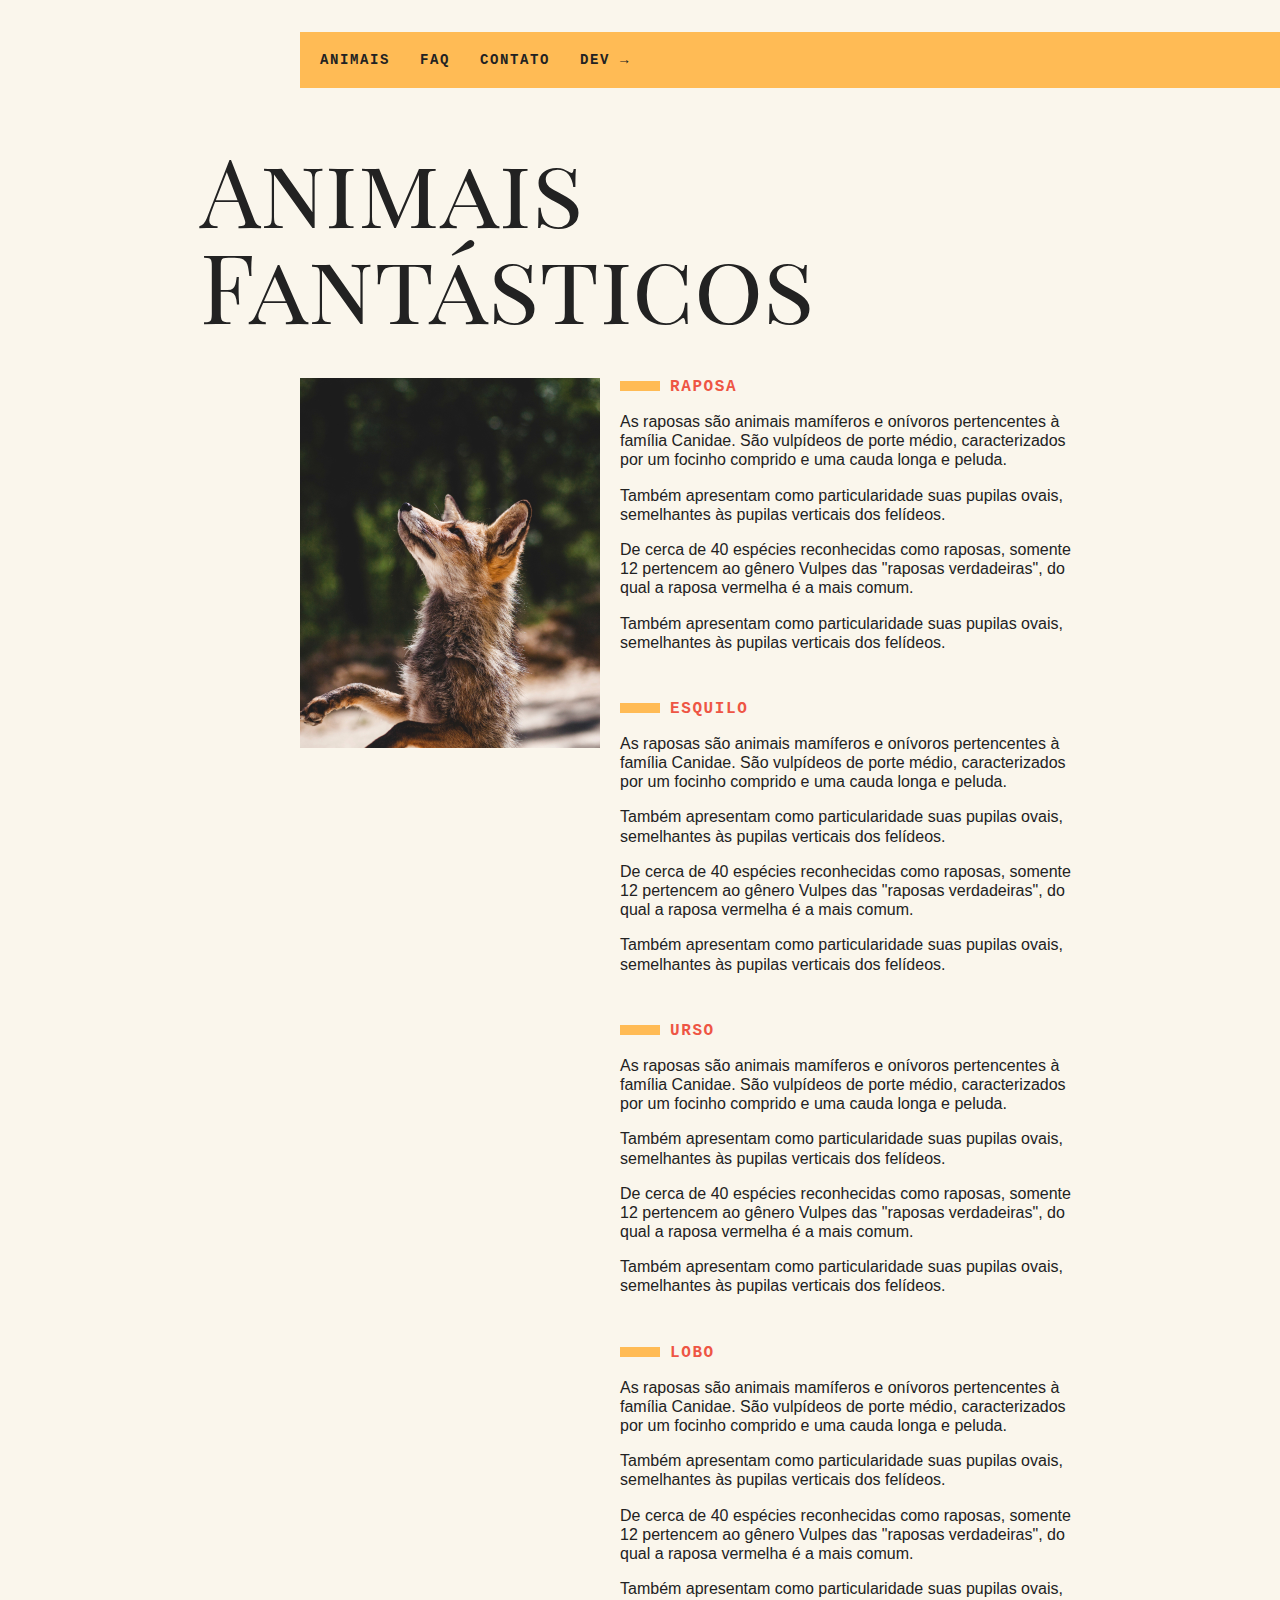
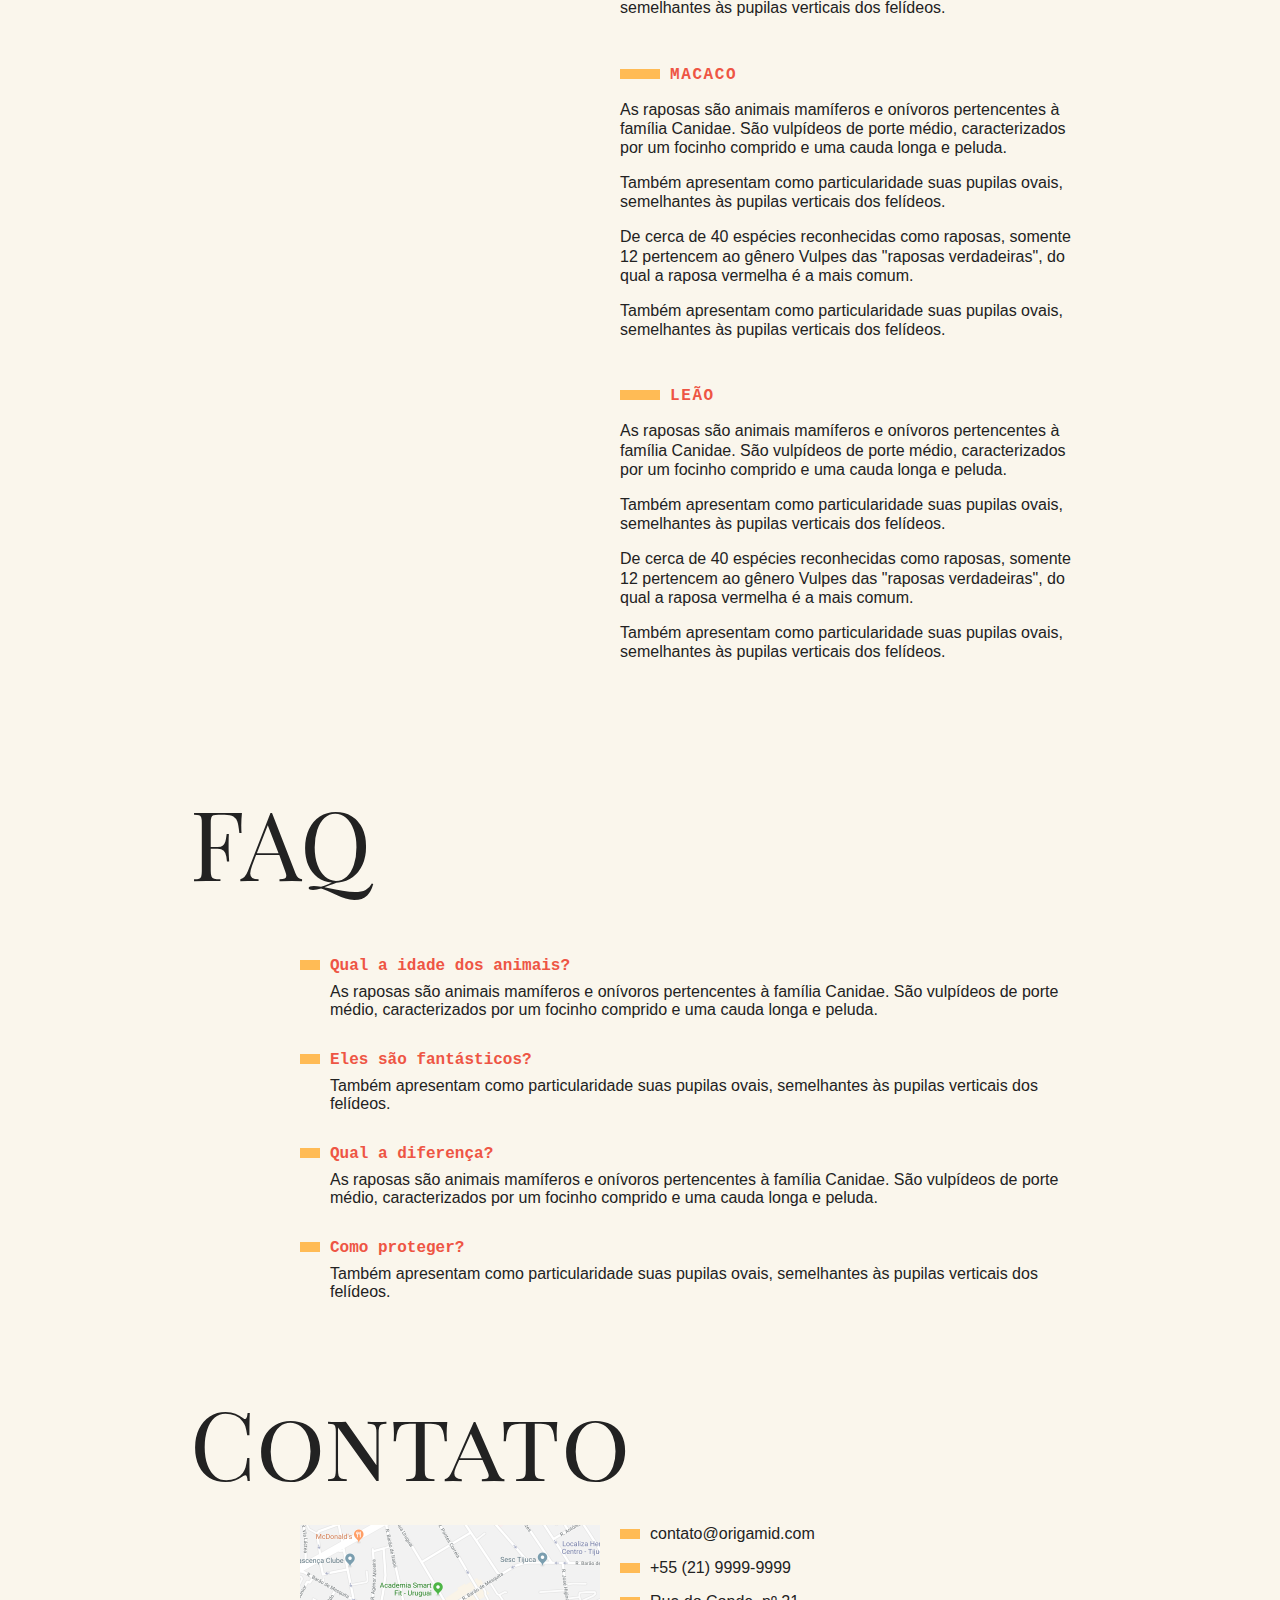
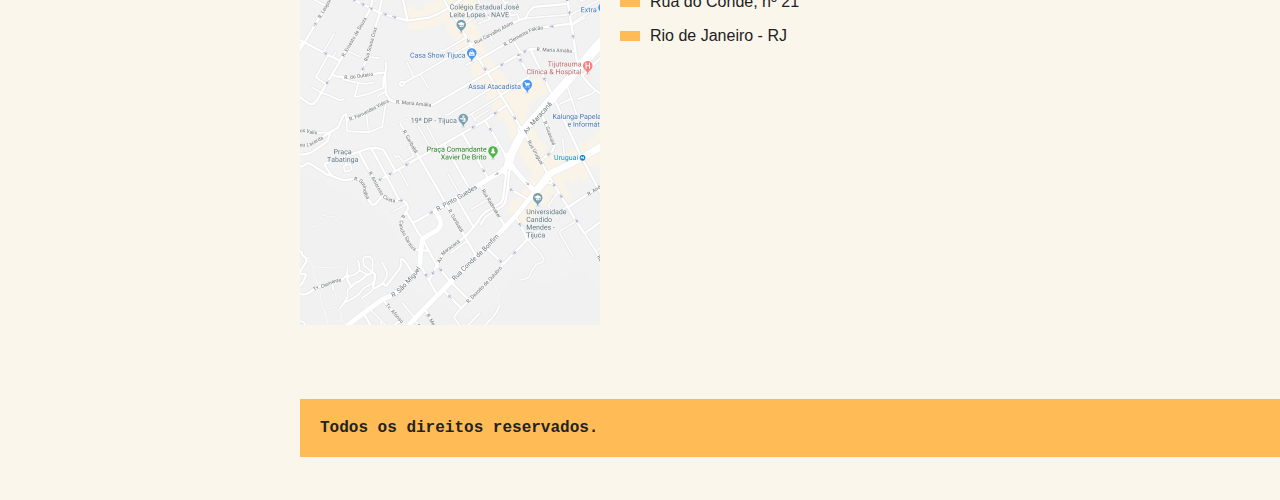
<file: 02-selecao_de_elementos/index.html>
<!DOCTYPE html>
<html>
<head>
  <meta charset="utf-8" />
  <meta http-equiv="X-UA-Compatible" content="IE=edge">
  <title>Animais Fantásticos</title>
  <meta name="viewport" content="width=device-width, initial-scale=1">
  <link href="https://fonts.googleapis.com/css?family=Playfair+Display+SC" rel="stylesheet">
  <link rel="stylesheet" type="text/css" href="css/style.css" />
</head>
<body>
  <nav class="menu">
    <ul>
      <li><a href="#animais">Animais</a></li>
      <li><a href="#faq">Faq</a></li>
      <li><a href="#contato">Contato</a></li>
      <li><a href="https://www.origamid.com/">Dev →</a></li>
    </ul>
  </nav>
  <section class="grid-section animais" id="animais">
    <h1 class="titulo">Animais Fantásticos</h1>
    <ul class="animais-lista">
      <li>
        <img src="img/imagem1.jpg">
      </li>
      <li>
        <img src="img/imagem2.jpg">
      </li>
      <li>
        <img src="img/imagem3.jpg">
      </li>
      <li>
        <img src="img/imagem4.jpg">
      </li>
      <li>
        <img src="img/imagem5.jpg">
      </li>
      <li>
        <img src="img/imagem6.jpg">
      </li>
    </ul>
    <div class="animais-descricao">
      <section>
        <h2>Raposa</h2>
        <p>As raposas são animais mamíferos e onívoros pertencentes à família Canidae. São vulpídeos de porte médio, caracterizados
          por um focinho comprido e uma cauda longa e peluda.</p>
        <p>Também apresentam como particularidade suas pupilas ovais, semelhantes às pupilas verticais dos felídeos.</p>
        <p>De cerca de 40 espécies reconhecidas como raposas, somente 12 pertencem ao gênero Vulpes das "raposas verdadeiras", do
          qual a raposa vermelha é a mais comum.</p>
        <p>Também apresentam como particularidade suas pupilas ovais, semelhantes às pupilas verticais dos felídeos.</p>
      </section>
      
      <section>
        <h2>Esquilo</h2>
        <p>As raposas são animais mamíferos e onívoros pertencentes à família Canidae. São vulpídeos de porte médio, caracterizados
          por um focinho comprido e uma cauda longa e peluda.</p>
        <p>Também apresentam como particularidade suas pupilas ovais, semelhantes às pupilas verticais dos felídeos.</p>
        <p>De cerca de 40 espécies reconhecidas como raposas, somente 12 pertencem ao gênero Vulpes das "raposas verdadeiras", do
          qual a raposa vermelha é a mais comum.</p>
        <p>Também apresentam como particularidade suas pupilas ovais, semelhantes às pupilas verticais dos felídeos.</p>
      </section>
      <section>
        <h2>Urso</h2>
        <p>As raposas são animais mamíferos e onívoros pertencentes à família Canidae. São vulpídeos de porte médio, caracterizados
          por um focinho comprido e uma cauda longa e peluda.</p>
        <p>Também apresentam como particularidade suas pupilas ovais, semelhantes às pupilas verticais dos felídeos.</p>
        <p>De cerca de 40 espécies reconhecidas como raposas, somente 12 pertencem ao gênero Vulpes das "raposas verdadeiras", do
          qual a raposa vermelha é a mais comum.</p>
        <p>Também apresentam como particularidade suas pupilas ovais, semelhantes às pupilas verticais dos felídeos.</p>
      </section>
      <section>
        <h2>Lobo</h2>
        <p>As raposas são animais mamíferos e onívoros pertencentes à família Canidae. São vulpídeos de porte médio, caracterizados
          por um focinho comprido e uma cauda longa e peluda.</p>
        <p>Também apresentam como particularidade suas pupilas ovais, semelhantes às pupilas verticais dos felídeos.</p>
        <p>De cerca de 40 espécies reconhecidas como raposas, somente 12 pertencem ao gênero Vulpes das "raposas verdadeiras", do
          qual a raposa vermelha é a mais comum.</p>
        <p>Também apresentam como particularidade suas pupilas ovais, semelhantes às pupilas verticais dos felídeos.</p>
      </section>
      <section>
        <h2>Macaco</h2>
        <p>As raposas são animais mamíferos e onívoros pertencentes à família Canidae. São vulpídeos de porte médio, caracterizados
          por um focinho comprido e uma cauda longa e peluda.</p>
        <p>Também apresentam como particularidade suas pupilas ovais, semelhantes às pupilas verticais dos felídeos.</p>
        <p>De cerca de 40 espécies reconhecidas como raposas, somente 12 pertencem ao gênero Vulpes das "raposas verdadeiras", do
          qual a raposa vermelha é a mais comum.</p>
        <p>Também apresentam como particularidade suas pupilas ovais, semelhantes às pupilas verticais dos felídeos.</p>
      </section>
      <section>
        <h2>Leão</h2>
        <p>As raposas são animais mamíferos e onívoros pertencentes à família Canidae. São vulpídeos de porte médio, caracterizados
          por um focinho comprido e uma cauda longa e peluda.</p>
        <p>Também apresentam como particularidade suas pupilas ovais, semelhantes às pupilas verticais dos felídeos.</p>
        <p>De cerca de 40 espécies reconhecidas como raposas, somente 12 pertencem ao gênero Vulpes das "raposas verdadeiras", do
          qual a raposa vermelha é a mais comum.</p>
        <p>Também apresentam como particularidade suas pupilas ovais, semelhantes às pupilas verticais dos felídeos.</p>
      </section>
    </div>
  </section>

  <section class="grid-section faq" id="faq">
    <h1 class="titulo">FAQ</h1>
    <dl class="faq-lista">
      <dt>Qual a idade dos animais?</dt>
      <dd>As raposas são animais mamíferos e onívoros pertencentes à família Canidae. São vulpídeos de porte médio, caracterizados por um focinho comprido e uma cauda longa e peluda.</dd>
      <dt>Eles são fantásticos?</dt>
      <dd>Também apresentam como particularidade suas pupilas ovais, semelhantes às pupilas verticais dos felídeos.</dd>
      <dt>Qual a diferença?</dt>
      <dd>As raposas são animais mamíferos e onívoros pertencentes à família Canidae. São vulpídeos de porte médio, caracterizados por um focinho comprido e uma cauda longa e peluda.</dd>
      <dt>Como proteger?</dt>
      <dd>Também apresentam como particularidade suas pupilas ovais, semelhantes às pupilas verticais dos felídeos.</dd>
    </dl>
  </section>

  <section class="grid-section contato" id="contato">
    <h1 class="titulo">Contato</h1>
    <div class="mapa">
      <img src="img/mapa.png">
    </div>
    <ul class="dados">
      <li>contato@origamid.com</li>
      <li>+55 (21) 9999-9999</li>
      <li>Rua do Conde, nº 21</li>
      <li>Rio de Janeiro - RJ</li>
    </ul>
  </section>

  <footer class="copy">
    <p>Todos os direitos reservados.</p>
  </footer>

  <script src="script.js"></script>  
  <script src="script-aula.js"></script>
</body>
</html>
</file>
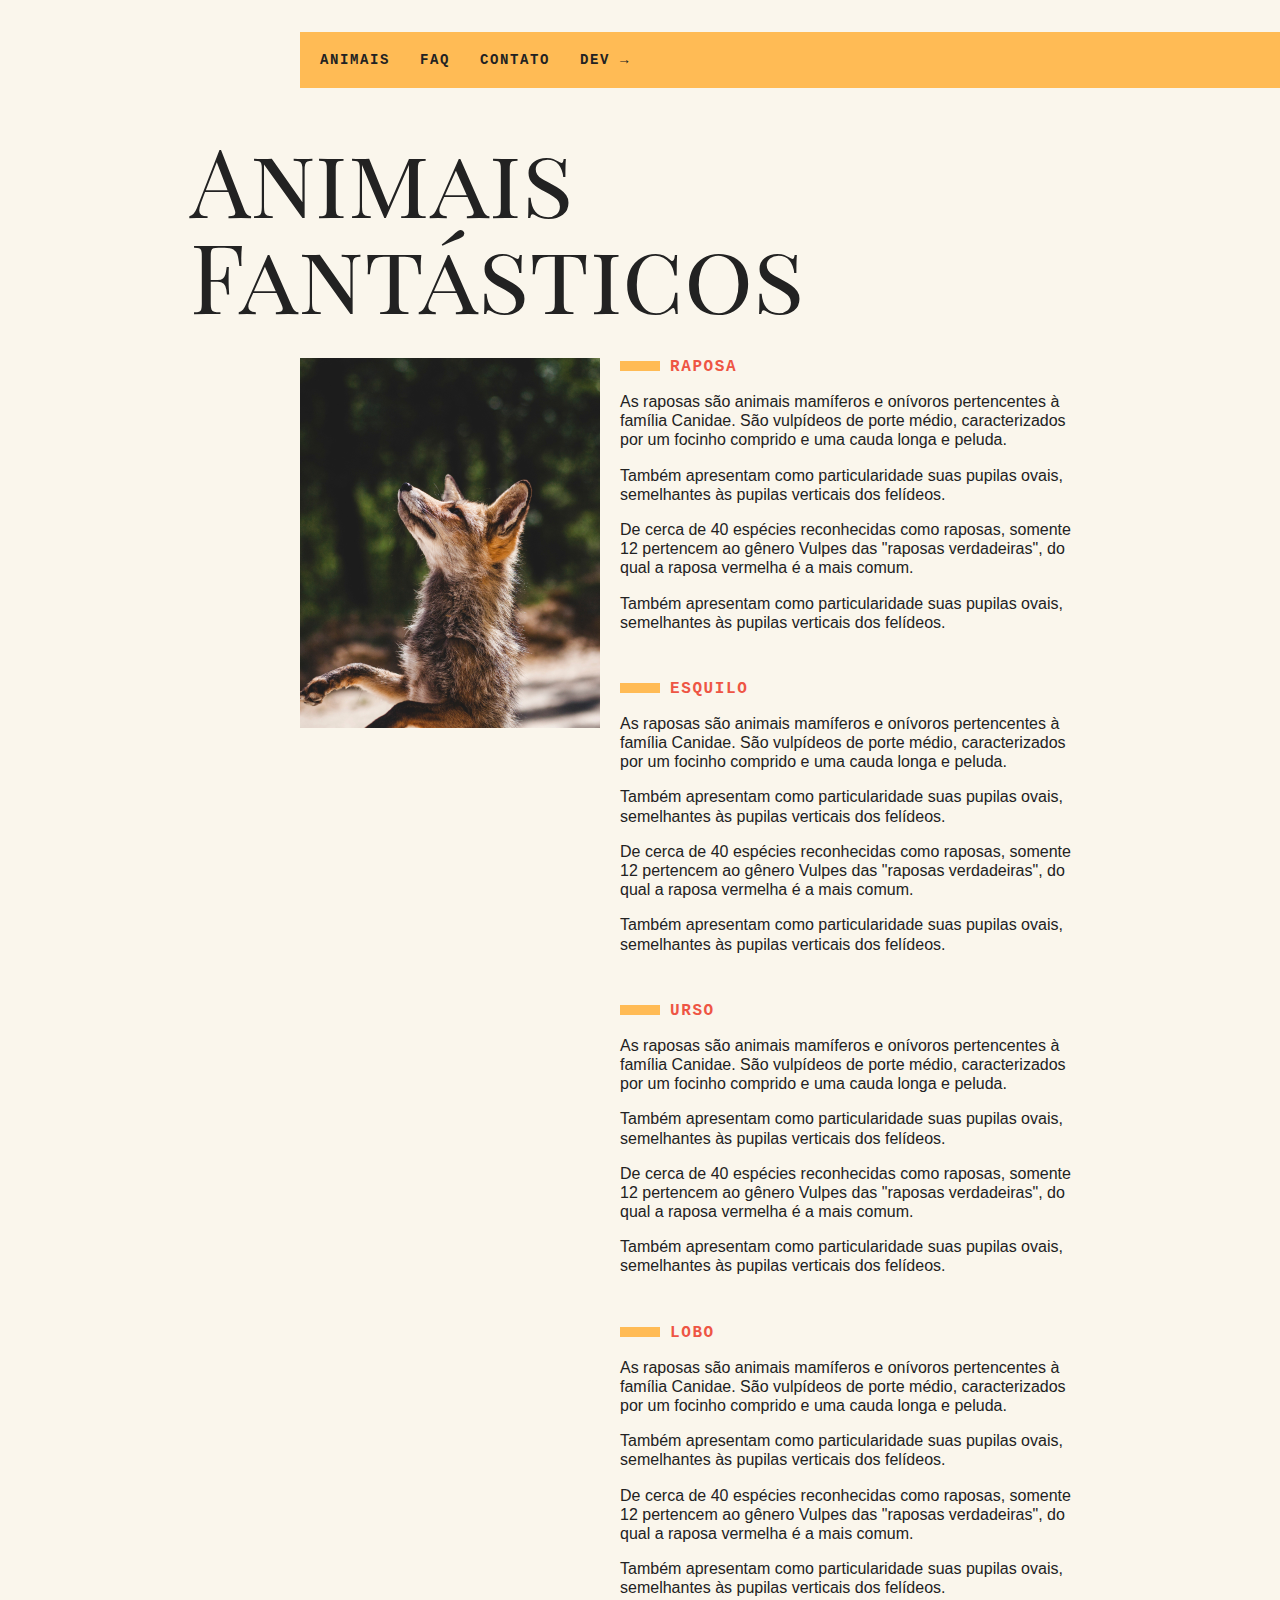
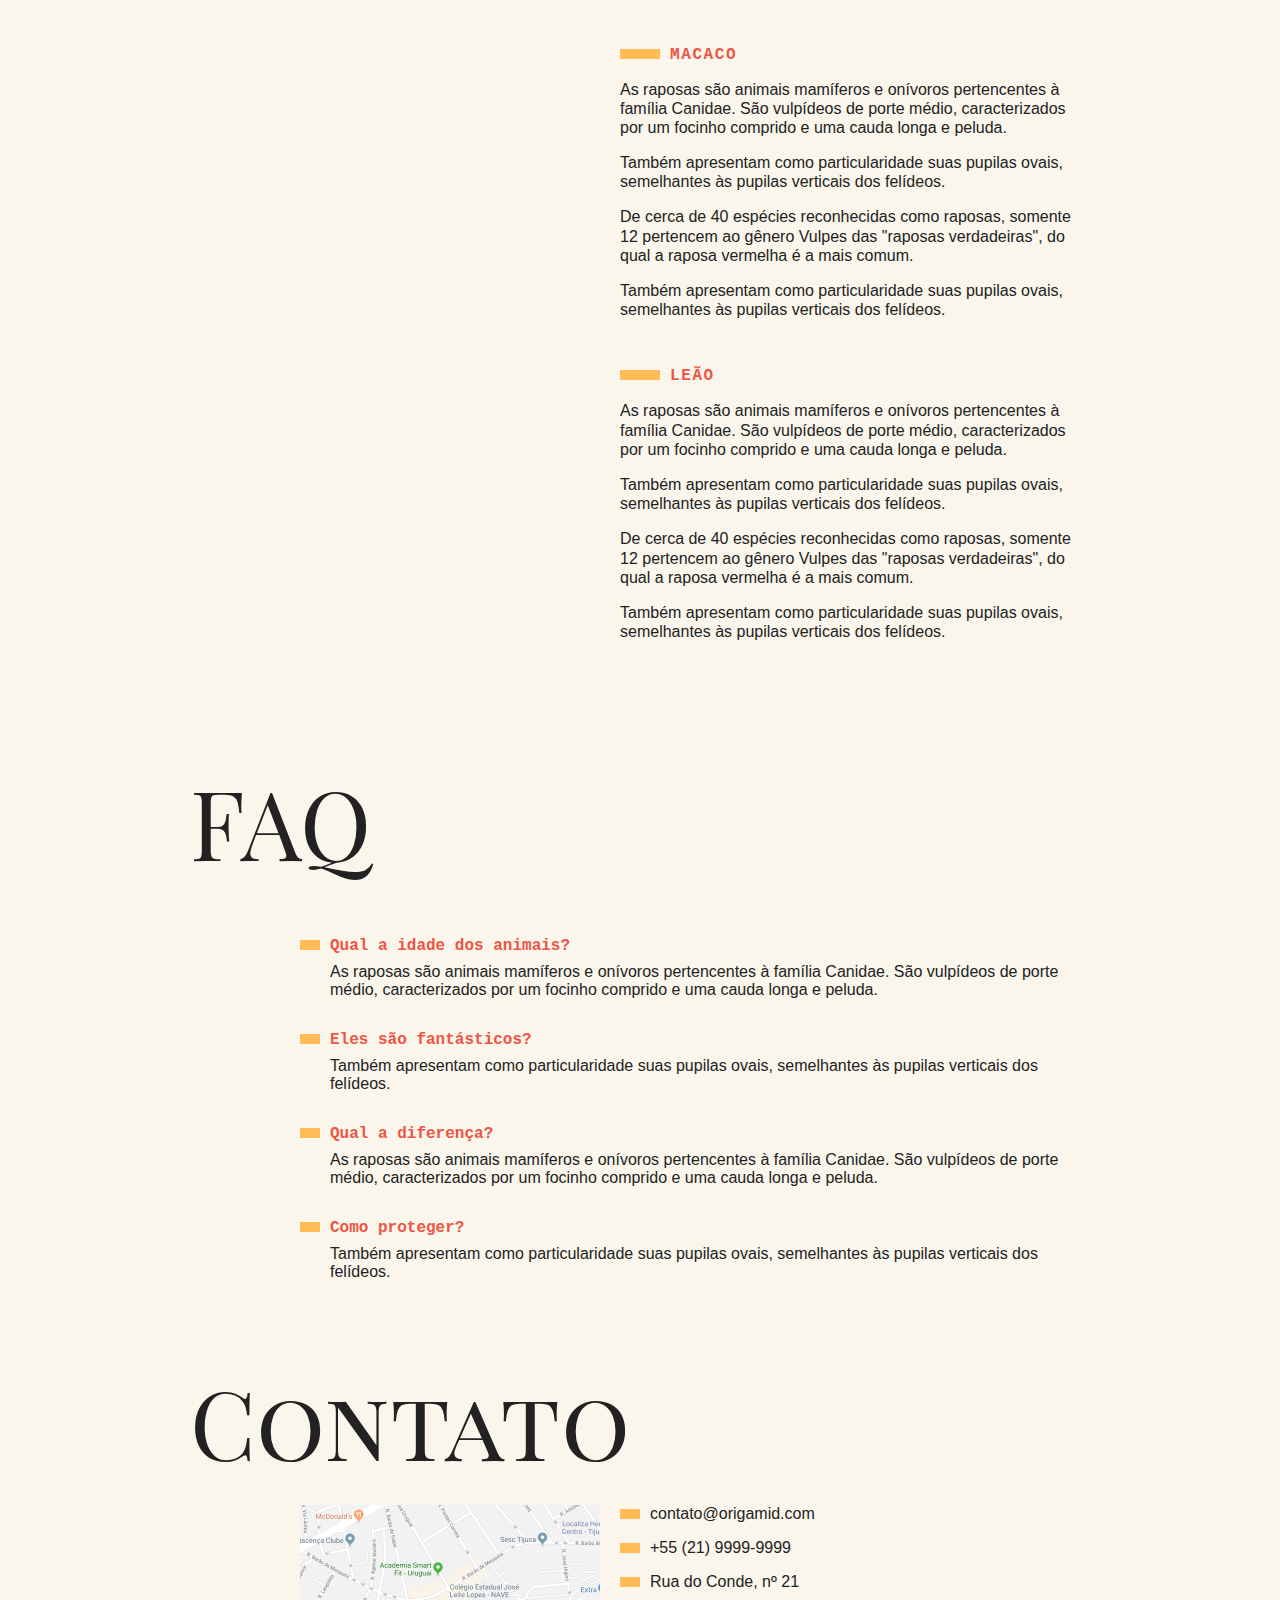
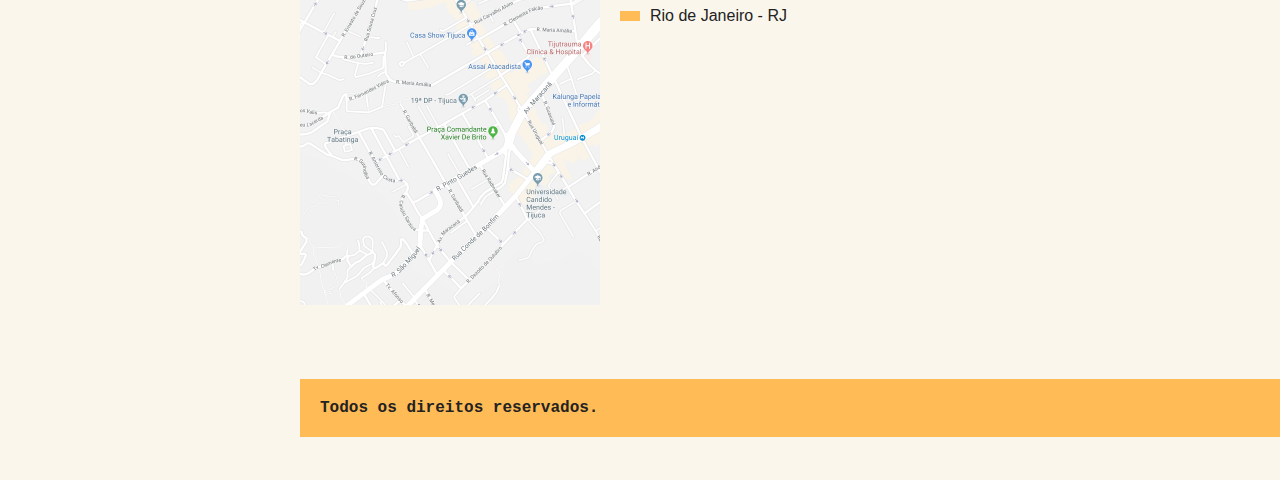
<file: 03-forEach_e_arrow_function/index.html>
<!DOCTYPE html>
<html>
<head>
  <meta charset="utf-8" />
  <meta http-equiv="X-UA-Compatible" content="IE=edge">
  <title>Animais Fantásticos</title>
  <meta name="viewport" content="width=device-width, initial-scale=1">
  <link href="https://fonts.googleapis.com/css?family=Playfair+Display+SC" rel="stylesheet">
  <link rel="stylesheet" type="text/css" href="css/style.css" />
</head>
<body>
  <nav class="menu">
    <ul>
      <li><a href="#animais">Animais</a></li>
      <li><a href="#faq">Faq</a></li>
      <li><a href="#contato">Contato</a></li>
      <li><a href="https://www.origamid.com/">Dev →</a></li>
    </ul>
  </nav>
  <section class="grid-section animais" id="animais">
    <h1 class="titulo">Animais Fantásticos</h1>
    <ul class="animais-lista">
      <li>
        <img src="img/imagem1.jpg">
      </li>
      <li>
        <img src="img/imagem2.jpg">
      </li>
      <li>
        <img src="img/imagem3.jpg">
      </li>
      <li>
        <img src="img/imagem4.jpg">
      </li>
      <li>
        <img src="img/imagem5.jpg">
      </li>
      <li>
        <img src="img/imagem6.jpg">
      </li>
    </ul>
    <div class="animais-descricao">
      <section>
        <h2>Raposa</h2>
        <p>As raposas são animais mamíferos e onívoros pertencentes à família Canidae. São vulpídeos de porte médio, caracterizados
          por um focinho comprido e uma cauda longa e peluda.</p>
        <p>Também apresentam como particularidade suas pupilas ovais, semelhantes às pupilas verticais dos felídeos.</p>
        <p>De cerca de 40 espécies reconhecidas como raposas, somente 12 pertencem ao gênero Vulpes das "raposas verdadeiras", do
          qual a raposa vermelha é a mais comum.</p>
        <p>Também apresentam como particularidade suas pupilas ovais, semelhantes às pupilas verticais dos felídeos.</p>
      </section>
      
      <section>
        <h2>Esquilo</h2>
        <p>As raposas são animais mamíferos e onívoros pertencentes à família Canidae. São vulpídeos de porte médio, caracterizados
          por um focinho comprido e uma cauda longa e peluda.</p>
        <p>Também apresentam como particularidade suas pupilas ovais, semelhantes às pupilas verticais dos felídeos.</p>
        <p>De cerca de 40 espécies reconhecidas como raposas, somente 12 pertencem ao gênero Vulpes das "raposas verdadeiras", do
          qual a raposa vermelha é a mais comum.</p>
        <p>Também apresentam como particularidade suas pupilas ovais, semelhantes às pupilas verticais dos felídeos.</p>
      </section>
      <section>
        <h2>Urso</h2>
        <p>As raposas são animais mamíferos e onívoros pertencentes à família Canidae. São vulpídeos de porte médio, caracterizados
          por um focinho comprido e uma cauda longa e peluda.</p>
        <p>Também apresentam como particularidade suas pupilas ovais, semelhantes às pupilas verticais dos felídeos.</p>
        <p>De cerca de 40 espécies reconhecidas como raposas, somente 12 pertencem ao gênero Vulpes das "raposas verdadeiras", do
          qual a raposa vermelha é a mais comum.</p>
        <p>Também apresentam como particularidade suas pupilas ovais, semelhantes às pupilas verticais dos felídeos.</p>
      </section>
      <section>
        <h2>Lobo</h2>
        <p>As raposas são animais mamíferos e onívoros pertencentes à família Canidae. São vulpídeos de porte médio, caracterizados
          por um focinho comprido e uma cauda longa e peluda.</p>
        <p>Também apresentam como particularidade suas pupilas ovais, semelhantes às pupilas verticais dos felídeos.</p>
        <p>De cerca de 40 espécies reconhecidas como raposas, somente 12 pertencem ao gênero Vulpes das "raposas verdadeiras", do
          qual a raposa vermelha é a mais comum.</p>
        <p>Também apresentam como particularidade suas pupilas ovais, semelhantes às pupilas verticais dos felídeos.</p>
      </section>
      <section>
        <h2>Macaco</h2>
        <p>As raposas são animais mamíferos e onívoros pertencentes à família Canidae. São vulpídeos de porte médio, caracterizados
          por um focinho comprido e uma cauda longa e peluda.</p>
        <p>Também apresentam como particularidade suas pupilas ovais, semelhantes às pupilas verticais dos felídeos.</p>
        <p>De cerca de 40 espécies reconhecidas como raposas, somente 12 pertencem ao gênero Vulpes das "raposas verdadeiras", do
          qual a raposa vermelha é a mais comum.</p>
        <p>Também apresentam como particularidade suas pupilas ovais, semelhantes às pupilas verticais dos felídeos.</p>
      </section>
      <section>
        <h2>Leão</h2>
        <p>As raposas são animais mamíferos e onívoros pertencentes à família Canidae. São vulpídeos de porte médio, caracterizados
          por um focinho comprido e uma cauda longa e peluda.</p>
        <p>Também apresentam como particularidade suas pupilas ovais, semelhantes às pupilas verticais dos felídeos.</p>
        <p>De cerca de 40 espécies reconhecidas como raposas, somente 12 pertencem ao gênero Vulpes das "raposas verdadeiras", do
          qual a raposa vermelha é a mais comum.</p>
        <p>Também apresentam como particularidade suas pupilas ovais, semelhantes às pupilas verticais dos felídeos.</p>
      </section>
    </div>
  </section>

  <section class="grid-section faq" id="faq">
    <h1 class="titulo">FAQ</h1>
    <dl class="faq-lista">
      <dt>Qual a idade dos animais?</dt>
      <dd>As raposas são animais mamíferos e onívoros pertencentes à família Canidae. São vulpídeos de porte médio, caracterizados por um focinho comprido e uma cauda longa e peluda.</dd>
      <dt>Eles são fantásticos?</dt>
      <dd>Também apresentam como particularidade suas pupilas ovais, semelhantes às pupilas verticais dos felídeos.</dd>
      <dt>Qual a diferença?</dt>
      <dd>As raposas são animais mamíferos e onívoros pertencentes à família Canidae. São vulpídeos de porte médio, caracterizados por um focinho comprido e uma cauda longa e peluda.</dd>
      <dt>Como proteger?</dt>
      <dd>Também apresentam como particularidade suas pupilas ovais, semelhantes às pupilas verticais dos felídeos.</dd>
    </dl>
  </section>

  <section class="grid-section contato" id="contato">
    <h1 class="titulo">Contato</h1>
    <div class="mapa">
      <img src="img/mapa.png">
    </div>
    <ul class="dados">
      <li>contato@origamid.com</li>
      <li>+55 (21) 9999-9999</li>
      <li>Rua do Conde, nº 21</li>
      <li>Rio de Janeiro - RJ</li>
    </ul>
  </section>

  <footer class="copy">
    <p>Todos os direitos reservados.</p>
  </footer>

  <script src="script.js"></script>  
  <script src="script-aula.js"></script> 
</body>
</html>
</file>
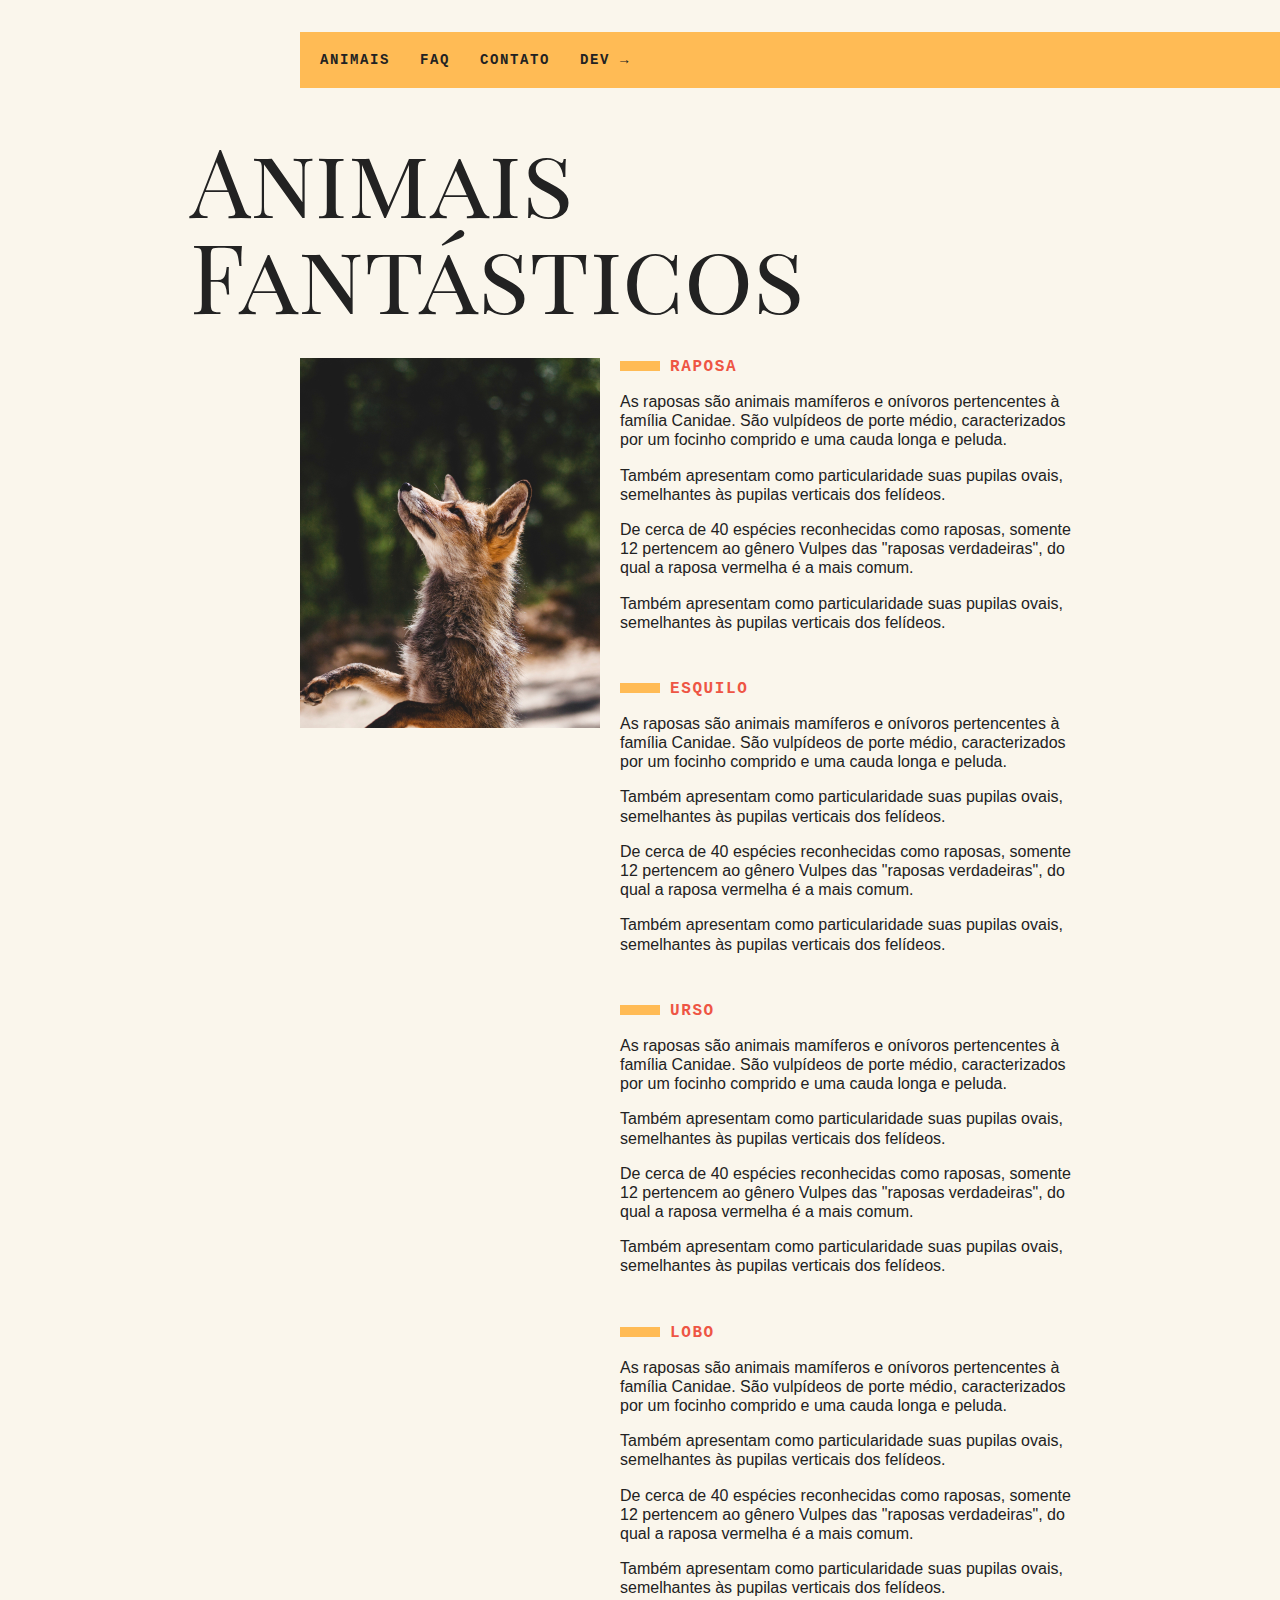
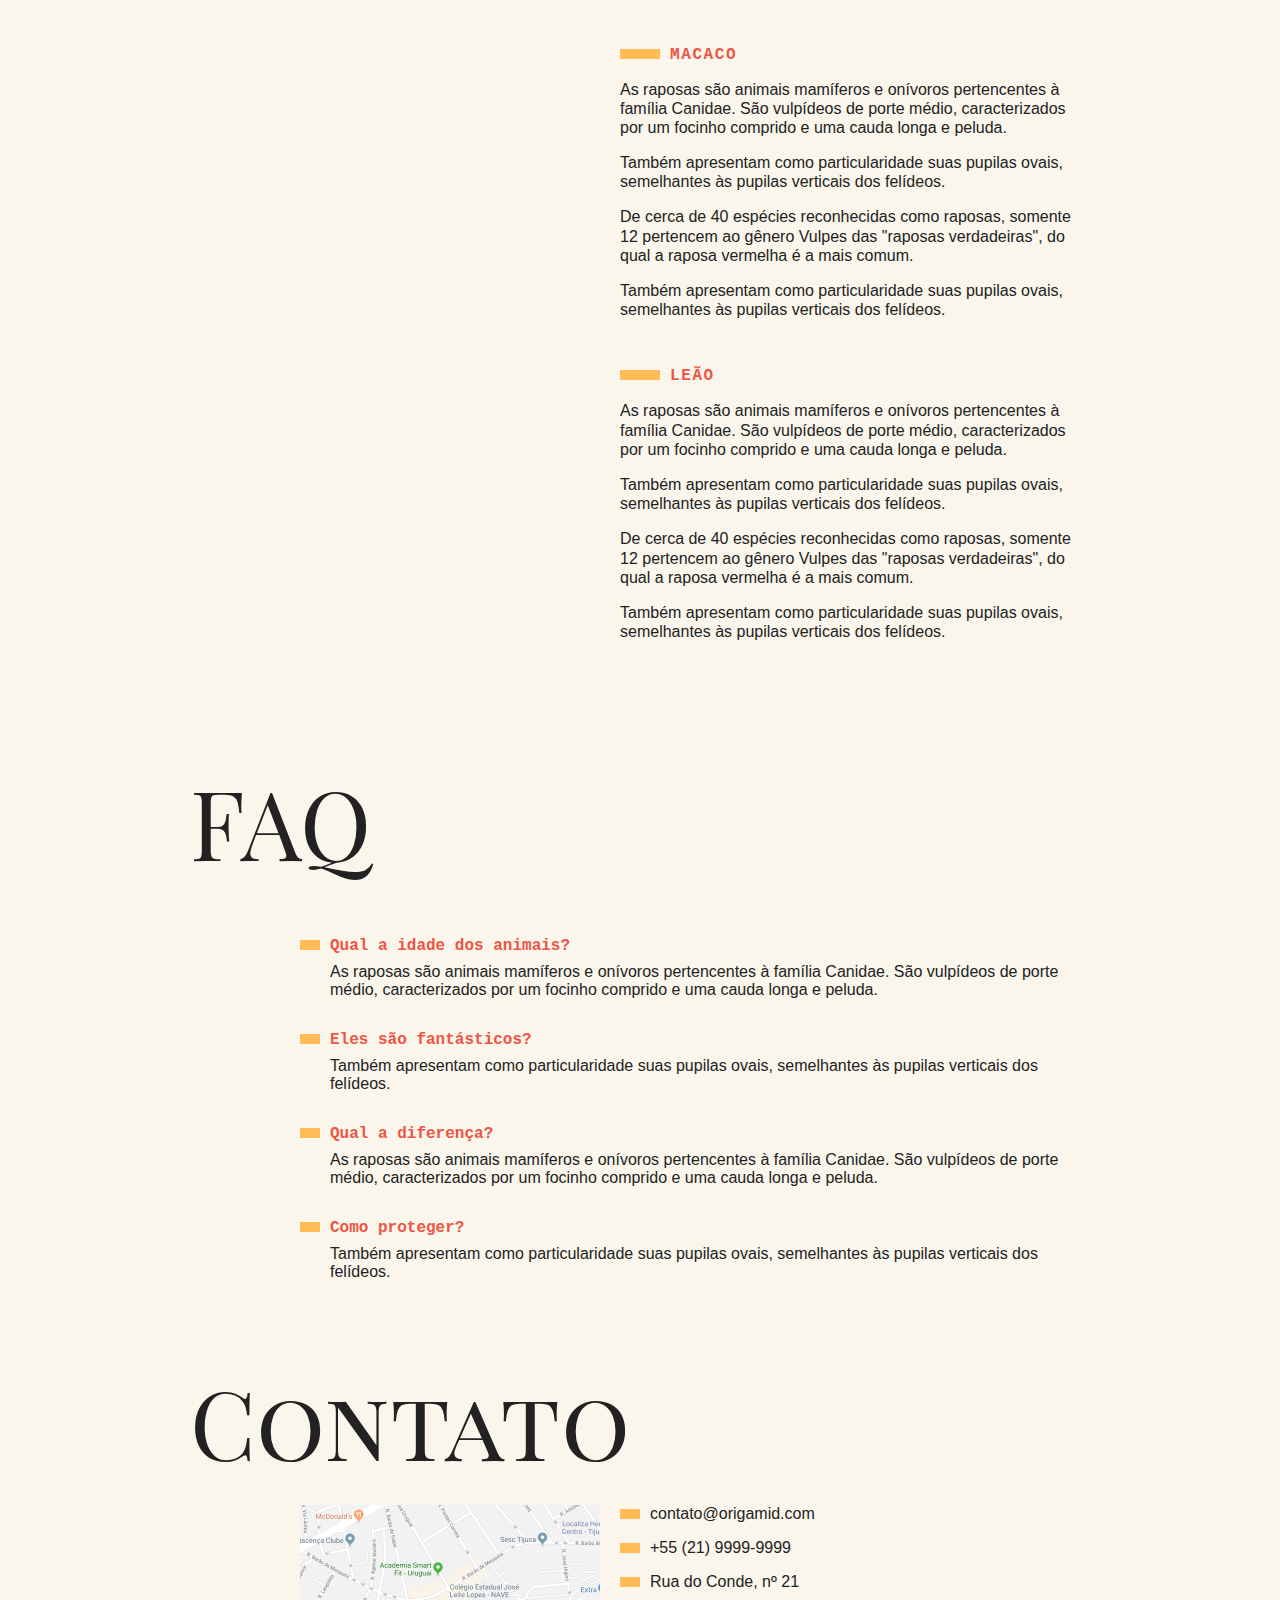
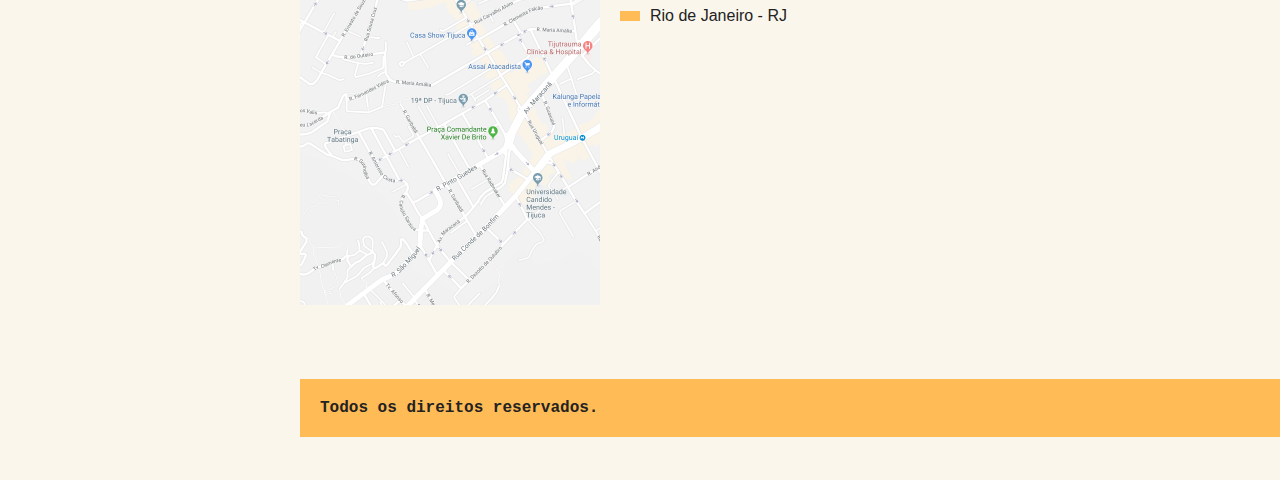
<file: 04-classes_e_atributos/index.html>
<!DOCTYPE html>
<html>
<head>
  <meta charset="utf-8" />
  <meta http-equiv="X-UA-Compatible" content="IE=edge">
  <title>Animais Fantásticos</title>
  <meta name="viewport" content="width=device-width, initial-scale=1">
  <link href="https://fonts.googleapis.com/css?family=Playfair+Display+SC" rel="stylesheet">
  <link rel="stylesheet" type="text/css" href="css/style.css" />
</head>
<body>
  <nav class="menu">
    <ul>
      <li><a href="#animais">Animais</a></li>
      <li><a href="#faq">Faq</a></li>
      <li><a href="#contato">Contato</a></li>
      <li><a href="https://www.origamid.com/">Dev →</a></li>
    </ul>
  </nav>
  <section class="grid-section animais" id="animais">
    <h1 class="titulo">Animais Fantásticos</h1>
    <ul class="animais-lista">
      <li>
        <img src="img/imagem1.jpg">
      </li>
      <li>
        <img src="img/imagem2.jpg">
      </li>
      <li>
        <img src="img/imagem3.jpg">
      </li>
      <li>
        <img src="img/imagem4.jpg">
      </li>
      <li>
        <img src="img/imagem5.jpg">
      </li>
      <li>
        <img src="img/imagem6.jpg">
      </li>
    </ul>
    <div class="animais-descricao">
      <section>
        <h2>Raposa</h2>
        <p>As raposas são animais mamíferos e onívoros pertencentes à família Canidae. São vulpídeos de porte médio, caracterizados
          por um focinho comprido e uma cauda longa e peluda.</p>
        <p>Também apresentam como particularidade suas pupilas ovais, semelhantes às pupilas verticais dos felídeos.</p>
        <p>De cerca de 40 espécies reconhecidas como raposas, somente 12 pertencem ao gênero Vulpes das "raposas verdadeiras", do
          qual a raposa vermelha é a mais comum.</p>
        <p>Também apresentam como particularidade suas pupilas ovais, semelhantes às pupilas verticais dos felídeos.</p>
      </section>
      
      <section>
        <h2>Esquilo</h2>
        <p>As raposas são animais mamíferos e onívoros pertencentes à família Canidae. São vulpídeos de porte médio, caracterizados
          por um focinho comprido e uma cauda longa e peluda.</p>
        <p>Também apresentam como particularidade suas pupilas ovais, semelhantes às pupilas verticais dos felídeos.</p>
        <p>De cerca de 40 espécies reconhecidas como raposas, somente 12 pertencem ao gênero Vulpes das "raposas verdadeiras", do
          qual a raposa vermelha é a mais comum.</p>
        <p>Também apresentam como particularidade suas pupilas ovais, semelhantes às pupilas verticais dos felídeos.</p>
      </section>
      <section>
        <h2>Urso</h2>
        <p>As raposas são animais mamíferos e onívoros pertencentes à família Canidae. São vulpídeos de porte médio, caracterizados
          por um focinho comprido e uma cauda longa e peluda.</p>
        <p>Também apresentam como particularidade suas pupilas ovais, semelhantes às pupilas verticais dos felídeos.</p>
        <p>De cerca de 40 espécies reconhecidas como raposas, somente 12 pertencem ao gênero Vulpes das "raposas verdadeiras", do
          qual a raposa vermelha é a mais comum.</p>
        <p>Também apresentam como particularidade suas pupilas ovais, semelhantes às pupilas verticais dos felídeos.</p>
      </section>
      <section>
        <h2>Lobo</h2>
        <p>As raposas são animais mamíferos e onívoros pertencentes à família Canidae. São vulpídeos de porte médio, caracterizados
          por um focinho comprido e uma cauda longa e peluda.</p>
        <p>Também apresentam como particularidade suas pupilas ovais, semelhantes às pupilas verticais dos felídeos.</p>
        <p>De cerca de 40 espécies reconhecidas como raposas, somente 12 pertencem ao gênero Vulpes das "raposas verdadeiras", do
          qual a raposa vermelha é a mais comum.</p>
        <p>Também apresentam como particularidade suas pupilas ovais, semelhantes às pupilas verticais dos felídeos.</p>
      </section>
      <section>
        <h2>Macaco</h2>
        <p>As raposas são animais mamíferos e onívoros pertencentes à família Canidae. São vulpídeos de porte médio, caracterizados
          por um focinho comprido e uma cauda longa e peluda.</p>
        <p>Também apresentam como particularidade suas pupilas ovais, semelhantes às pupilas verticais dos felídeos.</p>
        <p>De cerca de 40 espécies reconhecidas como raposas, somente 12 pertencem ao gênero Vulpes das "raposas verdadeiras", do
          qual a raposa vermelha é a mais comum.</p>
        <p>Também apresentam como particularidade suas pupilas ovais, semelhantes às pupilas verticais dos felídeos.</p>
      </section>
      <section>
        <h2>Leão</h2>
        <p>As raposas são animais mamíferos e onívoros pertencentes à família Canidae. São vulpídeos de porte médio, caracterizados
          por um focinho comprido e uma cauda longa e peluda.</p>
        <p>Também apresentam como particularidade suas pupilas ovais, semelhantes às pupilas verticais dos felídeos.</p>
        <p>De cerca de 40 espécies reconhecidas como raposas, somente 12 pertencem ao gênero Vulpes das "raposas verdadeiras", do
          qual a raposa vermelha é a mais comum.</p>
        <p>Também apresentam como particularidade suas pupilas ovais, semelhantes às pupilas verticais dos felídeos.</p>
      </section>
    </div>
  </section>

  <section class="grid-section faq" id="faq">
    <h1 class="titulo">FAQ</h1>
    <dl class="faq-lista">
      <dt>Qual a idade dos animais?</dt>
      <dd>As raposas são animais mamíferos e onívoros pertencentes à família Canidae. São vulpídeos de porte médio, caracterizados por um focinho comprido e uma cauda longa e peluda.</dd>
      <dt>Eles são fantásticos?</dt>
      <dd>Também apresentam como particularidade suas pupilas ovais, semelhantes às pupilas verticais dos felídeos.</dd>
      <dt>Qual a diferença?</dt>
      <dd>As raposas são animais mamíferos e onívoros pertencentes à família Canidae. São vulpídeos de porte médio, caracterizados por um focinho comprido e uma cauda longa e peluda.</dd>
      <dt>Como proteger?</dt>
      <dd>Também apresentam como particularidade suas pupilas ovais, semelhantes às pupilas verticais dos felídeos.</dd>
    </dl>
  </section>

  <section class="grid-section contato" id="contato">
    <h1 class="titulo">Contato</h1>
    <div class="mapa">
      <img src="img/mapa.png">
    </div>
    <ul class="dados">
      <li>contato@origamid.com</li>
      <li>+55 (21) 9999-9999</li>
      <li>Rua do Conde, nº 21</li>
      <li>Rio de Janeiro - RJ</li>
    </ul>
  </section>

  <footer class="copy">
    <p>Todos os direitos reservados.</p>
  </footer>

  <script src="script.js"></script> 
  <script src="script-aula.js"></script> 
</body>
</html>
</file>
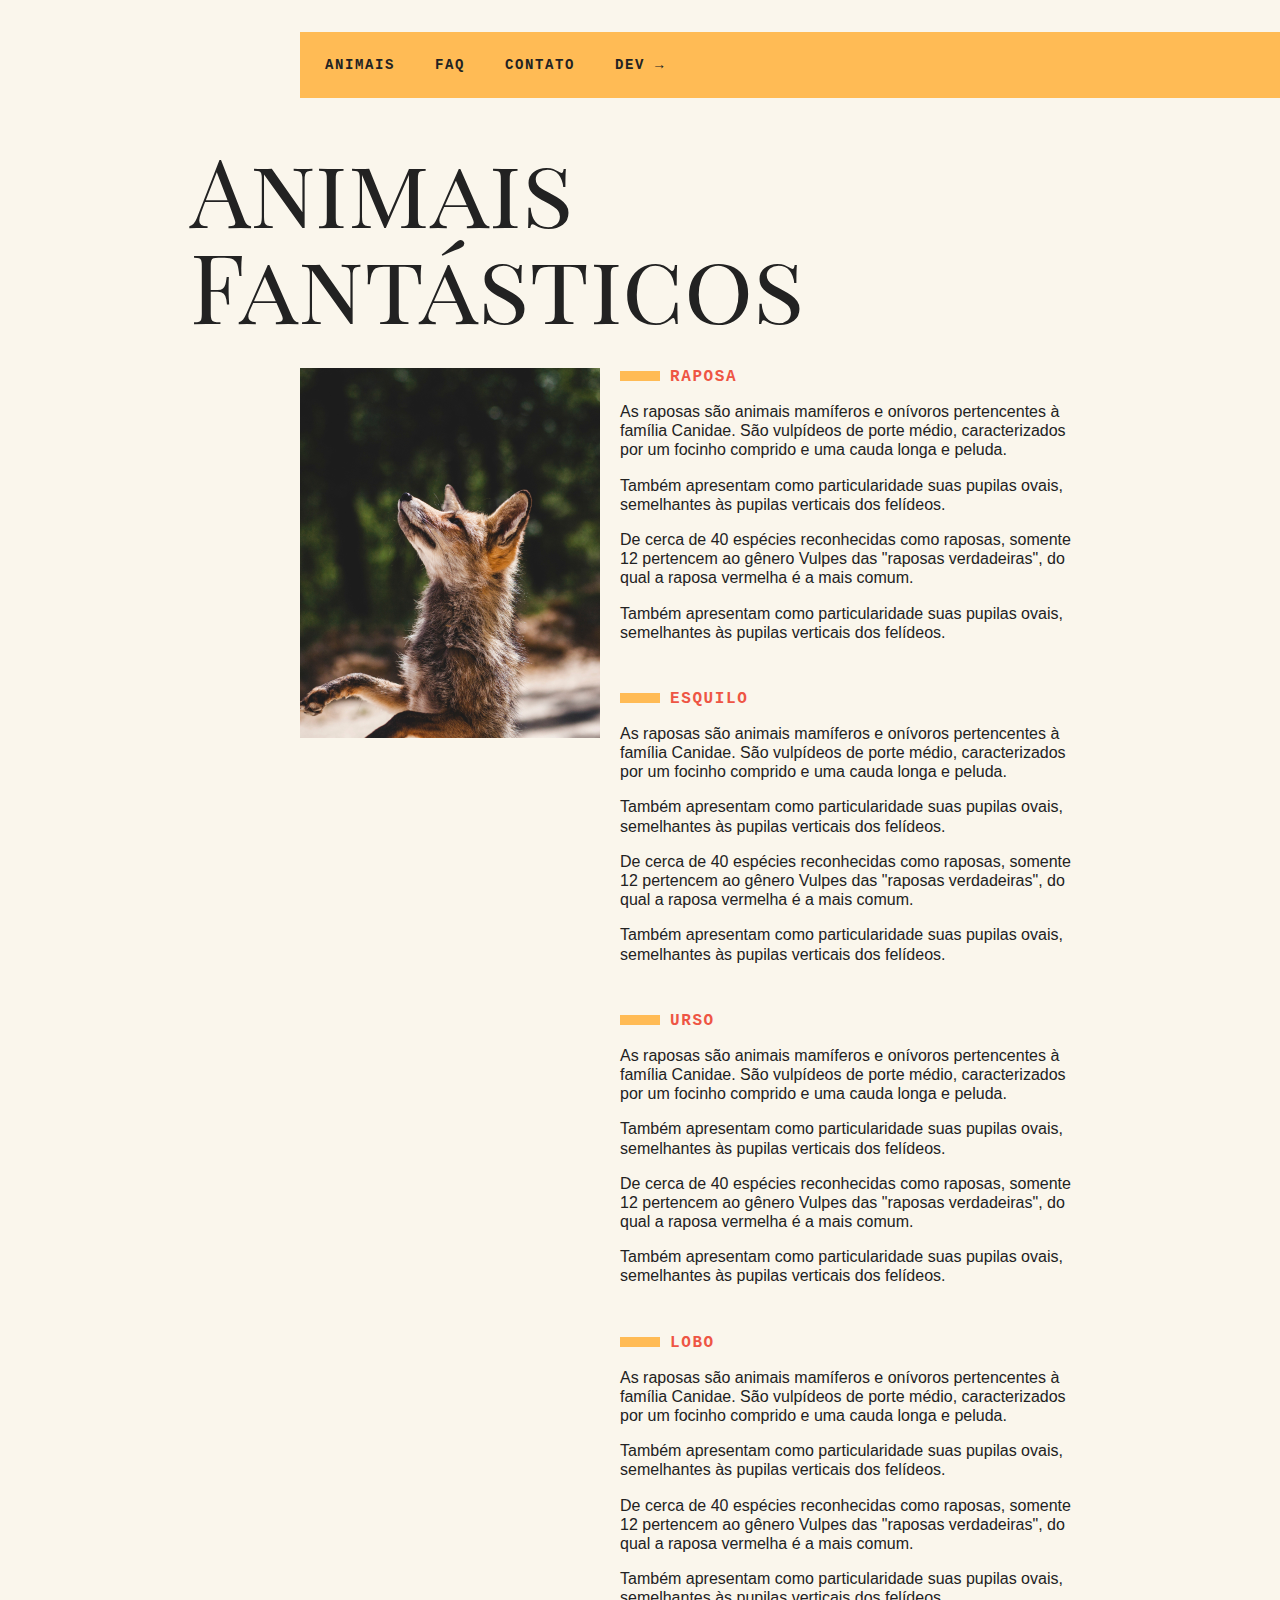
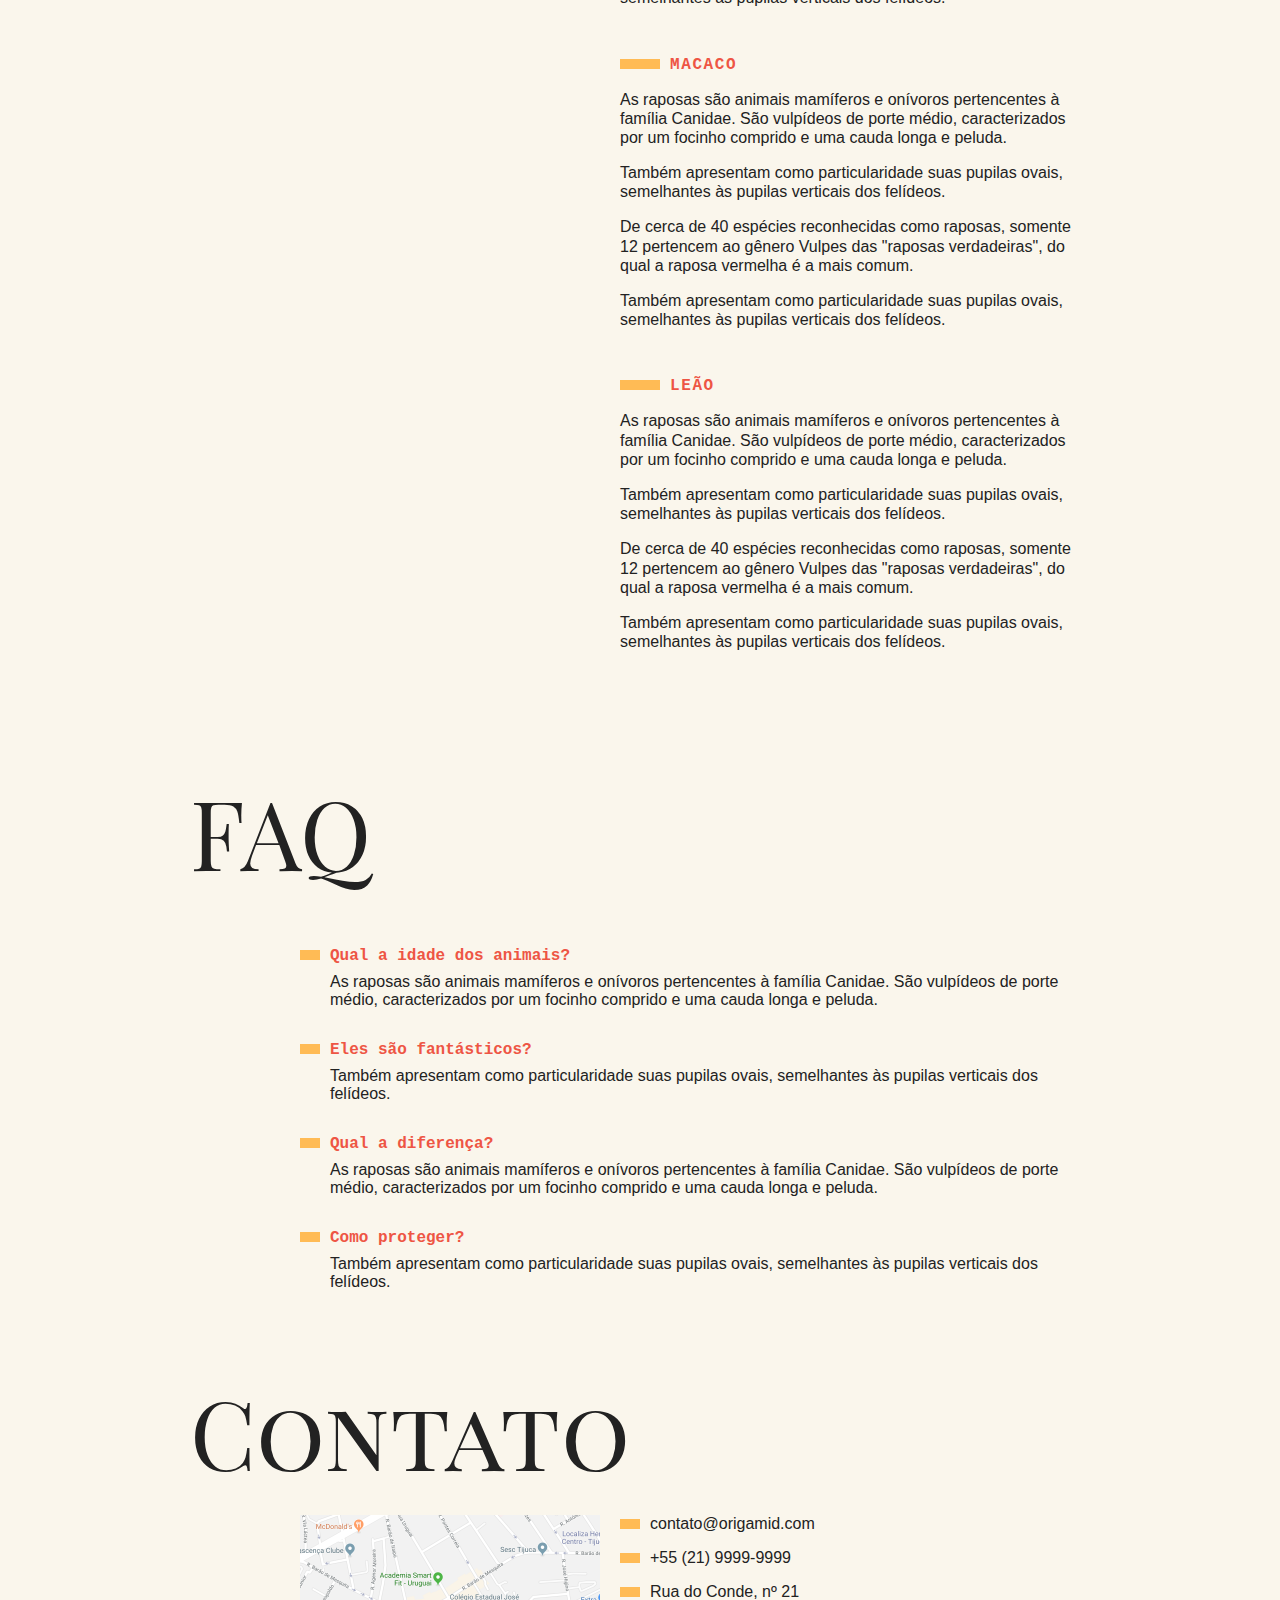
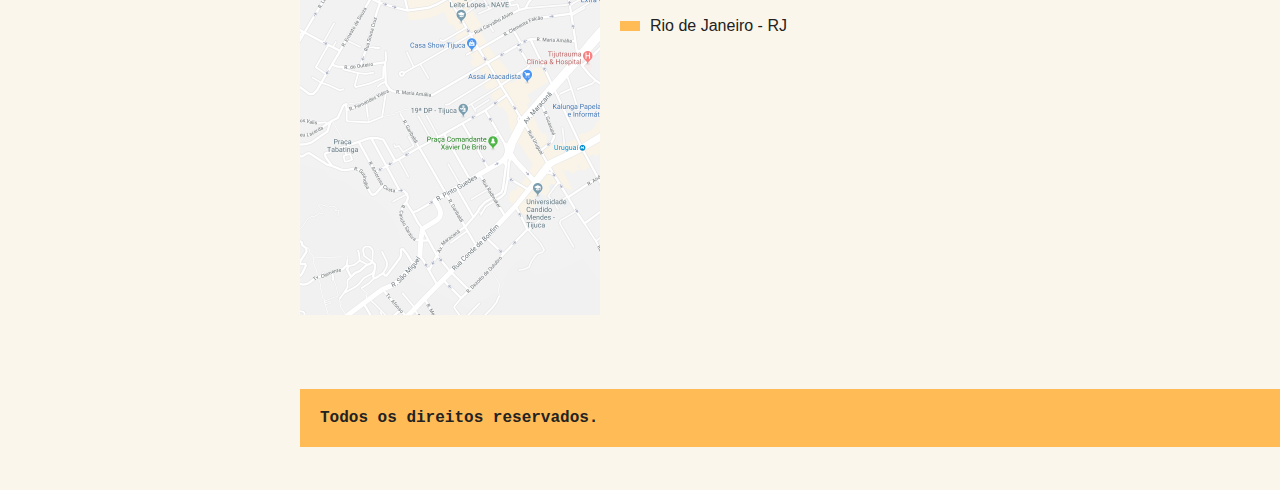
<file: 06-eventos/index.html>
<!DOCTYPE html>
<html>
<head>
  <meta charset="utf-8" />
  <meta http-equiv="X-UA-Compatible" content="IE=edge">
  <title>Animais Fantásticos</title>
  <meta name="viewport" content="width=device-width, initial-scale=1">
  <link href="https://fonts.googleapis.com/css?family=Playfair+Display+SC" rel="stylesheet">
  <link rel="stylesheet" type="text/css" href="css/style.css" />
</head>
<body>
  <nav class="menu">
    <ul>
      <li><a href="#animais">Animais</a></li>
      <li><a href="#faq">Faq</a></li>
      <li><a href="#contato">Contato</a></li>
      <li><a href="https://www.origamid.com/">Dev →</a></li>
    </ul>
  </nav>
  <section class="grid-section animais" id="animais">
    <h1 class="titulo">Animais Fantásticos</h1>
    <ul class="animais-lista">
      <li>
        <img src="img/imagem1.jpg">
      </li>
      <li>
        <img src="img/imagem2.jpg">
      </li>
      <li>
        <img src="img/imagem3.jpg">
      </li>
      <li>
        <img src="img/imagem4.jpg">
      </li>
      <li>
        <img src="img/imagem5.jpg">
      </li>
      <li>
        <img src="img/imagem6.jpg">
      </li>
    </ul>
    <div class="animais-descricao">
      <section>
        <h2>Raposa</h2>
        <p>As raposas são animais mamíferos e onívoros pertencentes à família Canidae. São vulpídeos de porte médio, caracterizados
          por um focinho comprido e uma cauda longa e peluda.</p>
        <p>Também apresentam como particularidade suas pupilas ovais, semelhantes às pupilas verticais dos felídeos.</p>
        <p>De cerca de 40 espécies reconhecidas como raposas, somente 12 pertencem ao gênero Vulpes das "raposas verdadeiras", do
          qual a raposa vermelha é a mais comum.</p>
        <p>Também apresentam como particularidade suas pupilas ovais, semelhantes às pupilas verticais dos felídeos.</p>
      </section>
      
      <section>
        <h2>Esquilo</h2>
        <p>As raposas são animais mamíferos e onívoros pertencentes à família Canidae. São vulpídeos de porte médio, caracterizados
          por um focinho comprido e uma cauda longa e peluda.</p>
        <p>Também apresentam como particularidade suas pupilas ovais, semelhantes às pupilas verticais dos felídeos.</p>
        <p>De cerca de 40 espécies reconhecidas como raposas, somente 12 pertencem ao gênero Vulpes das "raposas verdadeiras", do
          qual a raposa vermelha é a mais comum.</p>
        <p>Também apresentam como particularidade suas pupilas ovais, semelhantes às pupilas verticais dos felídeos.</p>
      </section>
      <section>
        <h2>Urso</h2>
        <p>As raposas são animais mamíferos e onívoros pertencentes à família Canidae. São vulpídeos de porte médio, caracterizados
          por um focinho comprido e uma cauda longa e peluda.</p>
        <p>Também apresentam como particularidade suas pupilas ovais, semelhantes às pupilas verticais dos felídeos.</p>
        <p>De cerca de 40 espécies reconhecidas como raposas, somente 12 pertencem ao gênero Vulpes das "raposas verdadeiras", do
          qual a raposa vermelha é a mais comum.</p>
        <p>Também apresentam como particularidade suas pupilas ovais, semelhantes às pupilas verticais dos felídeos.</p>
      </section>
      <section>
        <h2>Lobo</h2>
        <p>As raposas são animais mamíferos e onívoros pertencentes à família Canidae. São vulpídeos de porte médio, caracterizados
          por um focinho comprido e uma cauda longa e peluda.</p>
        <p>Também apresentam como particularidade suas pupilas ovais, semelhantes às pupilas verticais dos felídeos.</p>
        <p>De cerca de 40 espécies reconhecidas como raposas, somente 12 pertencem ao gênero Vulpes das "raposas verdadeiras", do
          qual a raposa vermelha é a mais comum.</p>
        <p>Também apresentam como particularidade suas pupilas ovais, semelhantes às pupilas verticais dos felídeos.</p>
      </section>
      <section>
        <h2>Macaco</h2>
        <p>As raposas são animais mamíferos e onívoros pertencentes à família Canidae. São vulpídeos de porte médio, caracterizados
          por um focinho comprido e uma cauda longa e peluda.</p>
        <p>Também apresentam como particularidade suas pupilas ovais, semelhantes às pupilas verticais dos felídeos.</p>
        <p>De cerca de 40 espécies reconhecidas como raposas, somente 12 pertencem ao gênero Vulpes das "raposas verdadeiras", do
          qual a raposa vermelha é a mais comum.</p>
        <p>Também apresentam como particularidade suas pupilas ovais, semelhantes às pupilas verticais dos felídeos.</p>
      </section>
      <section>
        <h2>Leão</h2>
        <p>As raposas são animais mamíferos e onívoros pertencentes à família Canidae. São vulpídeos de porte médio, caracterizados
          por um focinho comprido e uma cauda longa e peluda.</p>
        <p>Também apresentam como particularidade suas pupilas ovais, semelhantes às pupilas verticais dos felídeos.</p>
        <p>De cerca de 40 espécies reconhecidas como raposas, somente 12 pertencem ao gênero Vulpes das "raposas verdadeiras", do
          qual a raposa vermelha é a mais comum.</p>
        <p>Também apresentam como particularidade suas pupilas ovais, semelhantes às pupilas verticais dos felídeos.</p>
      </section>
    </div>
  </section>

  <section class="grid-section faq" id="faq">
    <h1 class="titulo">FAQ</h1>
    <dl class="faq-lista">
      <dt>Qual a idade dos animais?</dt>
      <dd>As raposas são animais mamíferos e onívoros pertencentes à família Canidae. São vulpídeos de porte médio, caracterizados por um focinho comprido e uma cauda longa e peluda.</dd>
      <dt>Eles são fantásticos?</dt>
      <dd>Também apresentam como particularidade suas pupilas ovais, semelhantes às pupilas verticais dos felídeos.</dd>
      <dt>Qual a diferença?</dt>
      <dd>As raposas são animais mamíferos e onívoros pertencentes à família Canidae. São vulpídeos de porte médio, caracterizados por um focinho comprido e uma cauda longa e peluda.</dd>
      <dt>Como proteger?</dt>
      <dd>Também apresentam como particularidade suas pupilas ovais, semelhantes às pupilas verticais dos felídeos.</dd>
    </dl>
  </section>

  <section class="grid-section contato" id="contato">
    <h1 class="titulo">Contato</h1>
    <div class="mapa">
      <img src="img/mapa.png">
    </div>
    <ul class="dados">
      <li>contato@origamid.com</li>
      <li>+55 (21) 9999-9999</li>
      <li>Rua do Conde, nº 21</li>
      <li>Rio de Janeiro - RJ</li>
    </ul>
  </section>

  <footer class="copy">
    <p>Todos os direitos reservados.</p>
  </footer>

  <script src="script.js"></script>  
  <script src="script-aula.js"></script>  
</body>
</html>
</file>
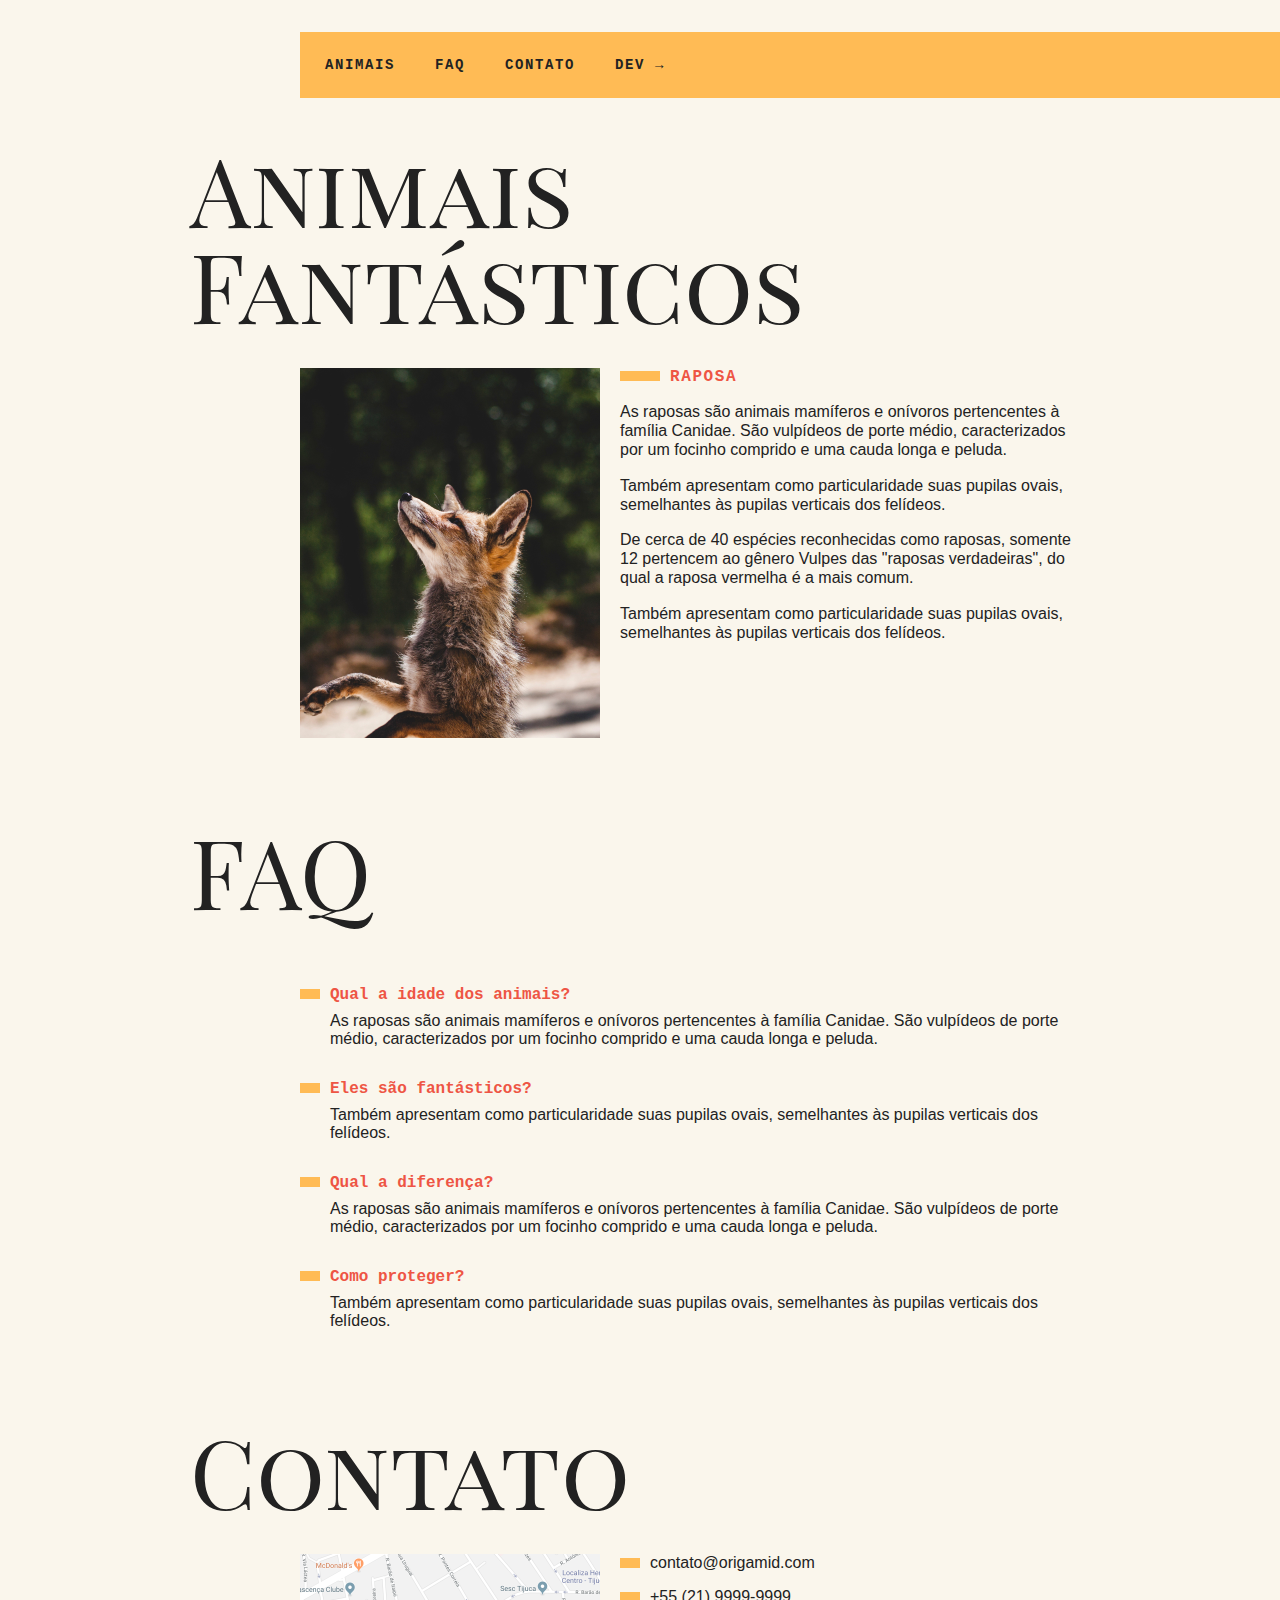
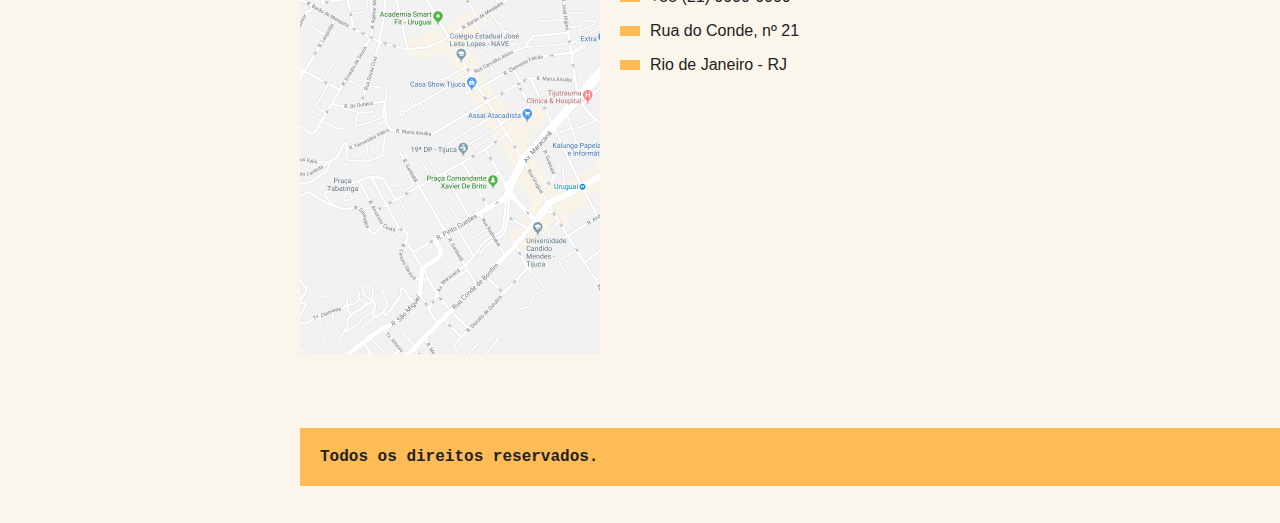
<file: 08-navegacao_por_tabs/index.html>
<!DOCTYPE html>
<html>
<head>
  <meta charset="utf-8" />
  <meta http-equiv="X-UA-Compatible" content="IE=edge">
  <title>Animais Fantásticos</title>
  <meta name="viewport" content="width=device-width, initial-scale=1">
  <link href="https://fonts.googleapis.com/css?family=Playfair+Display+SC" rel="stylesheet">
  <link rel="stylesheet" type="text/css" href="css/style.css" />
  <script>document.documentElement.className += ' js';</script>
</head>
<body>
  <nav class="menu">
    <ul>
      <li><a href="#animais">Animais</a></li>
      <li><a href="#faq">Faq</a></li>
      <li><a href="#contato">Contato</a></li>
      <li><a href="https://www.origamid.com/">Dev →</a></li>
    </ul>
  </nav>
  <section class="grid-section animais" id="animais">
    <h1 class="titulo">Animais Fantásticos</h1>
    <ul class="animais-lista js-tabmenu">
      <li>
        <img src="img/imagem1.jpg">
      </li>
      <li>
        <img src="img/imagem2.jpg">
      </li>
      <li>
        <img src="img/imagem3.jpg">
      </li>
      <li>
        <img src="img/imagem4.jpg">
      </li>
      <li>
        <img src="img/imagem5.jpg">
      </li>
      <li>
        <img src="img/imagem6.jpg">
      </li>
    </ul>
    <div class="animais-descricao js-tabcontent">
      <section>
        <h2>Raposa</h2>
        <p>As raposas são animais mamíferos e onívoros pertencentes à família Canidae. São vulpídeos de porte médio, caracterizados
          por um focinho comprido e uma cauda longa e peluda.</p>
        <p>Também apresentam como particularidade suas pupilas ovais, semelhantes às pupilas verticais dos felídeos.</p>
        <p>De cerca de 40 espécies reconhecidas como raposas, somente 12 pertencem ao gênero Vulpes das "raposas verdadeiras", do
          qual a raposa vermelha é a mais comum.</p>
        <p>Também apresentam como particularidade suas pupilas ovais, semelhantes às pupilas verticais dos felídeos.</p>
      </section>
      
      <section>
        <h2>Esquilo</h2>
        <p>As raposas são animais mamíferos e onívoros pertencentes à família Canidae. São vulpídeos de porte médio, caracterizados
          por um focinho comprido e uma cauda longa e peluda.</p>
        <p>Também apresentam como particularidade suas pupilas ovais, semelhantes às pupilas verticais dos felídeos.</p>
        <p>De cerca de 40 espécies reconhecidas como raposas, somente 12 pertencem ao gênero Vulpes das "raposas verdadeiras", do
          qual a raposa vermelha é a mais comum.</p>
        <p>Também apresentam como particularidade suas pupilas ovais, semelhantes às pupilas verticais dos felídeos.</p>
      </section>
      <section>
        <h2>Urso</h2>
        <p>As raposas são animais mamíferos e onívoros pertencentes à família Canidae. São vulpídeos de porte médio, caracterizados
          por um focinho comprido e uma cauda longa e peluda.</p>
        <p>Também apresentam como particularidade suas pupilas ovais, semelhantes às pupilas verticais dos felídeos.</p>
        <p>De cerca de 40 espécies reconhecidas como raposas, somente 12 pertencem ao gênero Vulpes das "raposas verdadeiras", do
          qual a raposa vermelha é a mais comum.</p>
        <p>Também apresentam como particularidade suas pupilas ovais, semelhantes às pupilas verticais dos felídeos.</p>
      </section>
      <section>
        <h2>Lobo</h2>
        <p>As raposas são animais mamíferos e onívoros pertencentes à família Canidae. São vulpídeos de porte médio, caracterizados
          por um focinho comprido e uma cauda longa e peluda.</p>
        <p>Também apresentam como particularidade suas pupilas ovais, semelhantes às pupilas verticais dos felídeos.</p>
        <p>De cerca de 40 espécies reconhecidas como raposas, somente 12 pertencem ao gênero Vulpes das "raposas verdadeiras", do
          qual a raposa vermelha é a mais comum.</p>
        <p>Também apresentam como particularidade suas pupilas ovais, semelhantes às pupilas verticais dos felídeos.</p>
      </section>
      <section>
        <h2>Macaco</h2>
        <p>As raposas são animais mamíferos e onívoros pertencentes à família Canidae. São vulpídeos de porte médio, caracterizados
          por um focinho comprido e uma cauda longa e peluda.</p>
        <p>Também apresentam como particularidade suas pupilas ovais, semelhantes às pupilas verticais dos felídeos.</p>
        <p>De cerca de 40 espécies reconhecidas como raposas, somente 12 pertencem ao gênero Vulpes das "raposas verdadeiras", do
          qual a raposa vermelha é a mais comum.</p>
        <p>Também apresentam como particularidade suas pupilas ovais, semelhantes às pupilas verticais dos felídeos.</p>
      </section>
      <section>
        <h2>Leão</h2>
        <p>As raposas são animais mamíferos e onívoros pertencentes à família Canidae. São vulpídeos de porte médio, caracterizados
          por um focinho comprido e uma cauda longa e peluda.</p>
        <p>Também apresentam como particularidade suas pupilas ovais, semelhantes às pupilas verticais dos felídeos.</p>
        <p>De cerca de 40 espécies reconhecidas como raposas, somente 12 pertencem ao gênero Vulpes das "raposas verdadeiras", do
          qual a raposa vermelha é a mais comum.</p>
        <p>Também apresentam como particularidade suas pupilas ovais, semelhantes às pupilas verticais dos felídeos.</p>
      </section>
    </div>
  </section>

  <section class="grid-section faq" id="faq">
    <h1 class="titulo">FAQ</h1>
    <dl class="faq-lista">
      <dt>Qual a idade dos animais?</dt>
      <dd>As raposas são animais mamíferos e onívoros pertencentes à família Canidae. São vulpídeos de porte médio, caracterizados por um focinho comprido e uma cauda longa e peluda.</dd>
      <dt>Eles são fantásticos?</dt>
      <dd>Também apresentam como particularidade suas pupilas ovais, semelhantes às pupilas verticais dos felídeos.</dd>
      <dt>Qual a diferença?</dt>
      <dd>As raposas são animais mamíferos e onívoros pertencentes à família Canidae. São vulpídeos de porte médio, caracterizados por um focinho comprido e uma cauda longa e peluda.</dd>
      <dt>Como proteger?</dt>
      <dd>Também apresentam como particularidade suas pupilas ovais, semelhantes às pupilas verticais dos felídeos.</dd>
    </dl>
  </section>

  <section class="grid-section contato" id="contato">
    <h1 class="titulo">Contato</h1>
    <div class="mapa">
      <img src="img/mapa.png">
    </div>
    <ul class="dados">
      <li>contato@origamid.com</li>
      <li>+55 (21) 9999-9999</li>
      <li>Rua do Conde, nº 21</li>
      <li>Rio de Janeiro - RJ</li>
    </ul>
  </section>

  <footer class="copy">
    <p>Todos os direitos reservados.</p>
  </footer>

  <!-- <script src="script.js"></script>  -->
  <script src="script-aula.js"></script>  
</body>
</html>
</file>
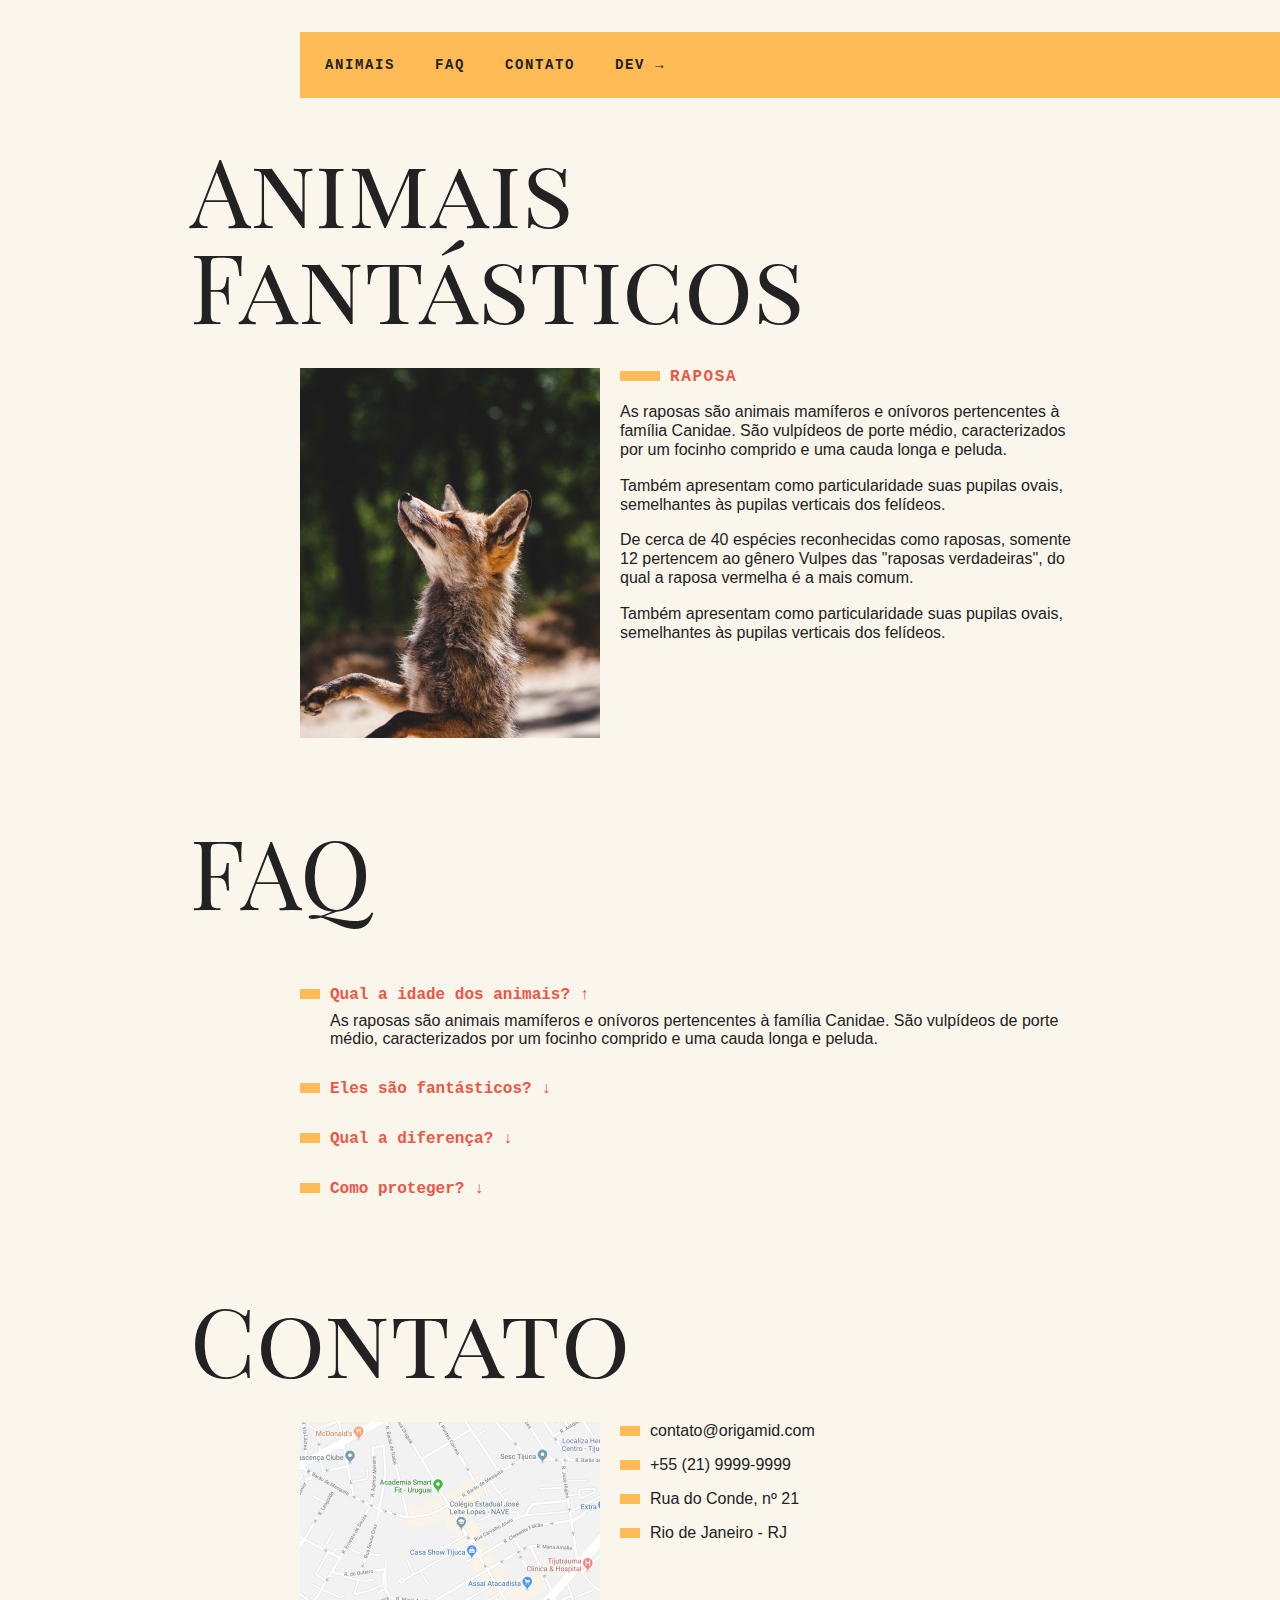
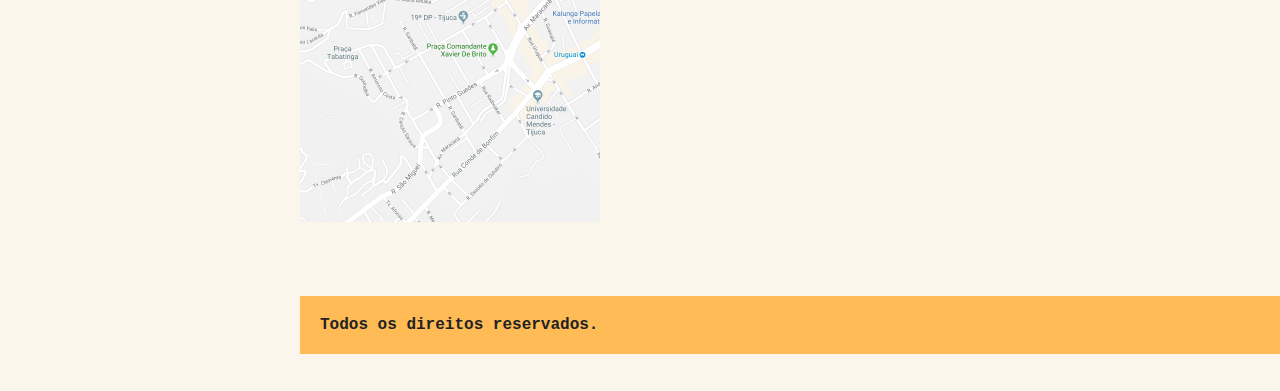
<file: 09-accordion_list/index.html>
<!DOCTYPE html>
<html>
<head>
  <meta charset="utf-8" />
  <meta http-equiv="X-UA-Compatible" content="IE=edge">
  <title>Animais Fantásticos</title>
  <meta name="viewport" content="width=device-width, initial-scale=1">
  <link href="https://fonts.googleapis.com/css?family=Playfair+Display+SC" rel="stylesheet">
  <link rel="stylesheet" type="text/css" href="css/style.css" />
  <script>document.documentElement.className += ' js';</script>
</head>
<body>
  <nav class="menu">
    <ul>
      <li><a href="#animais">Animais</a></li>
      <li><a href="#faq">Faq</a></li>
      <li><a href="#contato">Contato</a></li>
      <li><a href="https://www.origamid.com/">Dev →</a></li>
    </ul>
  </nav>
  <section class="grid-section animais" id="animais">
    <h1 class="titulo">Animais Fantásticos</h1>
    <ul class="animais-lista js-tabmenu">
      <li>
        <img src="img/imagem1.jpg">
      </li>
      <li>
        <img src="img/imagem2.jpg">
      </li>
      <li>
        <img src="img/imagem3.jpg">
      </li>
      <li>
        <img src="img/imagem4.jpg">
      </li>
      <li>
        <img src="img/imagem5.jpg">
      </li>
      <li>
        <img src="img/imagem6.jpg">
      </li>
    </ul>
    <div class="animais-descricao js-tabcontent">
      <section>
        <h2>Raposa</h2>
        <p>As raposas são animais mamíferos e onívoros pertencentes à família Canidae. São vulpídeos de porte médio, caracterizados
          por um focinho comprido e uma cauda longa e peluda.</p>
        <p>Também apresentam como particularidade suas pupilas ovais, semelhantes às pupilas verticais dos felídeos.</p>
        <p>De cerca de 40 espécies reconhecidas como raposas, somente 12 pertencem ao gênero Vulpes das "raposas verdadeiras", do
          qual a raposa vermelha é a mais comum.</p>
        <p>Também apresentam como particularidade suas pupilas ovais, semelhantes às pupilas verticais dos felídeos.</p>
      </section>
      
      <section>
        <h2>Esquilo</h2>
        <p>As raposas são animais mamíferos e onívoros pertencentes à família Canidae. São vulpídeos de porte médio, caracterizados
          por um focinho comprido e uma cauda longa e peluda.</p>
        <p>Também apresentam como particularidade suas pupilas ovais, semelhantes às pupilas verticais dos felídeos.</p>
        <p>De cerca de 40 espécies reconhecidas como raposas, somente 12 pertencem ao gênero Vulpes das "raposas verdadeiras", do
          qual a raposa vermelha é a mais comum.</p>
        <p>Também apresentam como particularidade suas pupilas ovais, semelhantes às pupilas verticais dos felídeos.</p>
      </section>
      <section>
        <h2>Urso</h2>
        <p>As raposas são animais mamíferos e onívoros pertencentes à família Canidae. São vulpídeos de porte médio, caracterizados
          por um focinho comprido e uma cauda longa e peluda.</p>
        <p>Também apresentam como particularidade suas pupilas ovais, semelhantes às pupilas verticais dos felídeos.</p>
        <p>De cerca de 40 espécies reconhecidas como raposas, somente 12 pertencem ao gênero Vulpes das "raposas verdadeiras", do
          qual a raposa vermelha é a mais comum.</p>
        <p>Também apresentam como particularidade suas pupilas ovais, semelhantes às pupilas verticais dos felídeos.</p>
      </section>
      <section>
        <h2>Lobo</h2>
        <p>As raposas são animais mamíferos e onívoros pertencentes à família Canidae. São vulpídeos de porte médio, caracterizados
          por um focinho comprido e uma cauda longa e peluda.</p>
        <p>Também apresentam como particularidade suas pupilas ovais, semelhantes às pupilas verticais dos felídeos.</p>
        <p>De cerca de 40 espécies reconhecidas como raposas, somente 12 pertencem ao gênero Vulpes das "raposas verdadeiras", do
          qual a raposa vermelha é a mais comum.</p>
        <p>Também apresentam como particularidade suas pupilas ovais, semelhantes às pupilas verticais dos felídeos.</p>
      </section>
      <section>
        <h2>Macaco</h2>
        <p>As raposas são animais mamíferos e onívoros pertencentes à família Canidae. São vulpídeos de porte médio, caracterizados
          por um focinho comprido e uma cauda longa e peluda.</p>
        <p>Também apresentam como particularidade suas pupilas ovais, semelhantes às pupilas verticais dos felídeos.</p>
        <p>De cerca de 40 espécies reconhecidas como raposas, somente 12 pertencem ao gênero Vulpes das "raposas verdadeiras", do
          qual a raposa vermelha é a mais comum.</p>
        <p>Também apresentam como particularidade suas pupilas ovais, semelhantes às pupilas verticais dos felídeos.</p>
      </section>
      <section>
        <h2>Leão</h2>
        <p>As raposas são animais mamíferos e onívoros pertencentes à família Canidae. São vulpídeos de porte médio, caracterizados
          por um focinho comprido e uma cauda longa e peluda.</p>
        <p>Também apresentam como particularidade suas pupilas ovais, semelhantes às pupilas verticais dos felídeos.</p>
        <p>De cerca de 40 espécies reconhecidas como raposas, somente 12 pertencem ao gênero Vulpes das "raposas verdadeiras", do
          qual a raposa vermelha é a mais comum.</p>
        <p>Também apresentam como particularidade suas pupilas ovais, semelhantes às pupilas verticais dos felídeos.</p>
      </section>
    </div>
  </section>

  <section class="grid-section faq" id="faq">
    <h1 class="titulo">FAQ</h1>
    <dl class="faq-lista js-accordion">
      <dt>Qual a idade dos animais?</dt>
      <dd>As raposas são animais mamíferos e onívoros pertencentes à família Canidae. São vulpídeos de porte médio, caracterizados por um focinho comprido e uma cauda longa e peluda.</dd>
      <dt>Eles são fantásticos?</dt>
      <dd>Também apresentam como particularidade suas pupilas ovais, semelhantes às pupilas verticais dos felídeos.</dd>
      <dt>Qual a diferença?</dt>
      <dd>As raposas são animais mamíferos e onívoros pertencentes à família Canidae. São vulpídeos de porte médio, caracterizados por um focinho comprido e uma cauda longa e peluda.</dd>
      <dt>Como proteger?</dt>
      <dd>Também apresentam como particularidade suas pupilas ovais, semelhantes às pupilas verticais dos felídeos.</dd>
    </dl>
  </section>

  <section class="grid-section contato" id="contato">
    <h1 class="titulo">Contato</h1>
    <div class="mapa">
      <img src="img/mapa.png">
    </div>
    <ul class="dados">
      <li>contato@origamid.com</li>
      <li>+55 (21) 9999-9999</li>
      <li>Rua do Conde, nº 21</li>
      <li>Rio de Janeiro - RJ</li>
    </ul>
  </section>

  <footer class="copy">
    <p>Todos os direitos reservados.</p>
  </footer>

  <!-- <script src="script.js"></script>  -->
  <script src="script-aula.js"></script>  
</body>
</html>
</file>
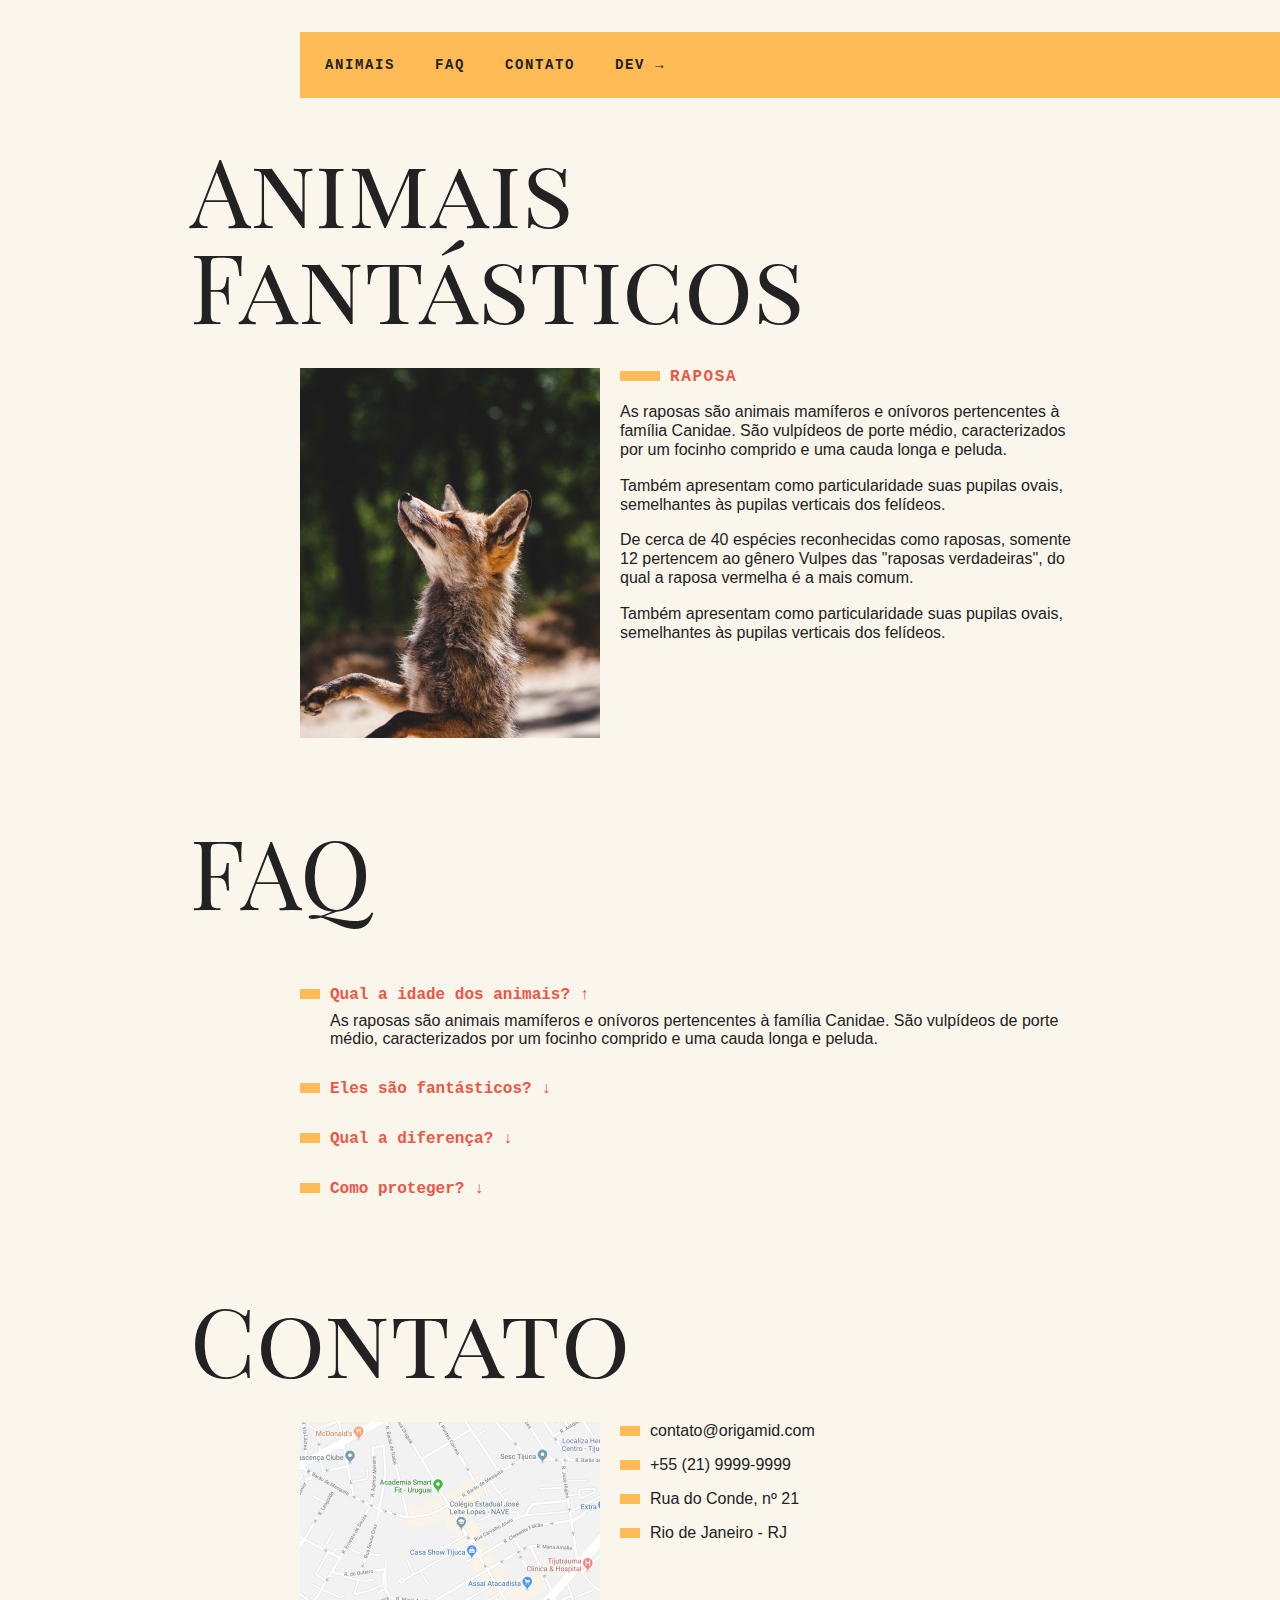
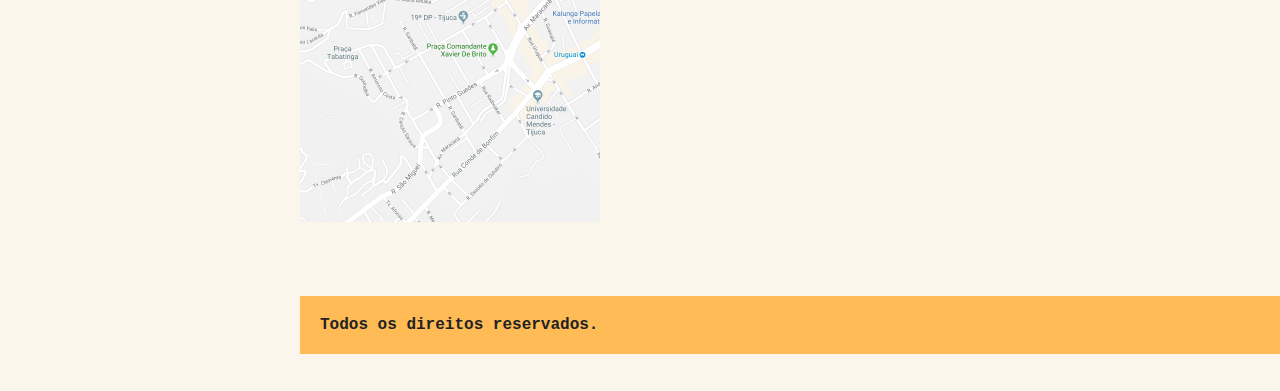
<file: 10-scroll_suave_link_interno/index.html>
<!DOCTYPE html>
<html>
<head>
  <meta charset="utf-8" />
  <meta http-equiv="X-UA-Compatible" content="IE=edge">
  <title>Animais Fantásticos</title>
  <meta name="viewport" content="width=device-width, initial-scale=1">
  <link href="https://fonts.googleapis.com/css?family=Playfair+Display+SC" rel="stylesheet">
  <link rel="stylesheet" type="text/css" href="css/style.css" />
  <script>document.documentElement.className += ' js';</script>
</head>
<body>
  <nav class="menu js-menu">
    <ul>
      <li><a href="#animais">Animais</a></li>
      <li><a href="#faq">Faq</a></li>
      <li><a href="#contato">Contato</a></li>
      <li><a href="https://www.origamid.com/">Dev →</a></li>
    </ul>
  </nav>
  <section class="grid-section animais" id="animais">
    <h1 class="titulo">Animais Fantásticos</h1>
    <ul class="animais-lista js-tabmenu">
      <li>
        <img src="img/imagem1.jpg">
      </li>
      <li>
        <img src="img/imagem2.jpg">
      </li>
      <li>
        <img src="img/imagem3.jpg">
      </li>
      <li>
        <img src="img/imagem4.jpg">
      </li>
      <li>
        <img src="img/imagem5.jpg">
      </li>
      <li>
        <img src="img/imagem6.jpg">
      </li>
    </ul>
    <div class="animais-descricao js-tabcontent">
      <section>
        <h2>Raposa</h2>
        <p>As raposas são animais mamíferos e onívoros pertencentes à família Canidae. São vulpídeos de porte médio, caracterizados
          por um focinho comprido e uma cauda longa e peluda.</p>
        <p>Também apresentam como particularidade suas pupilas ovais, semelhantes às pupilas verticais dos felídeos.</p>
        <p>De cerca de 40 espécies reconhecidas como raposas, somente 12 pertencem ao gênero Vulpes das "raposas verdadeiras", do
          qual a raposa vermelha é a mais comum.</p>
        <p>Também apresentam como particularidade suas pupilas ovais, semelhantes às pupilas verticais dos felídeos.</p>
      </section>
      
      <section>
        <h2>Esquilo</h2>
        <p>As raposas são animais mamíferos e onívoros pertencentes à família Canidae. São vulpídeos de porte médio, caracterizados
          por um focinho comprido e uma cauda longa e peluda.</p>
        <p>Também apresentam como particularidade suas pupilas ovais, semelhantes às pupilas verticais dos felídeos.</p>
        <p>De cerca de 40 espécies reconhecidas como raposas, somente 12 pertencem ao gênero Vulpes das "raposas verdadeiras", do
          qual a raposa vermelha é a mais comum.</p>
        <p>Também apresentam como particularidade suas pupilas ovais, semelhantes às pupilas verticais dos felídeos.</p>
      </section>
      <section>
        <h2>Urso</h2>
        <p>As raposas são animais mamíferos e onívoros pertencentes à família Canidae. São vulpídeos de porte médio, caracterizados
          por um focinho comprido e uma cauda longa e peluda.</p>
        <p>Também apresentam como particularidade suas pupilas ovais, semelhantes às pupilas verticais dos felídeos.</p>
        <p>De cerca de 40 espécies reconhecidas como raposas, somente 12 pertencem ao gênero Vulpes das "raposas verdadeiras", do
          qual a raposa vermelha é a mais comum.</p>
        <p>Também apresentam como particularidade suas pupilas ovais, semelhantes às pupilas verticais dos felídeos.</p>
      </section>
      <section>
        <h2>Lobo</h2>
        <p>As raposas são animais mamíferos e onívoros pertencentes à família Canidae. São vulpídeos de porte médio, caracterizados
          por um focinho comprido e uma cauda longa e peluda.</p>
        <p>Também apresentam como particularidade suas pupilas ovais, semelhantes às pupilas verticais dos felídeos.</p>
        <p>De cerca de 40 espécies reconhecidas como raposas, somente 12 pertencem ao gênero Vulpes das "raposas verdadeiras", do
          qual a raposa vermelha é a mais comum.</p>
        <p>Também apresentam como particularidade suas pupilas ovais, semelhantes às pupilas verticais dos felídeos.</p>
      </section>
      <section>
        <h2>Macaco</h2>
        <p>As raposas são animais mamíferos e onívoros pertencentes à família Canidae. São vulpídeos de porte médio, caracterizados
          por um focinho comprido e uma cauda longa e peluda.</p>
        <p>Também apresentam como particularidade suas pupilas ovais, semelhantes às pupilas verticais dos felídeos.</p>
        <p>De cerca de 40 espécies reconhecidas como raposas, somente 12 pertencem ao gênero Vulpes das "raposas verdadeiras", do
          qual a raposa vermelha é a mais comum.</p>
        <p>Também apresentam como particularidade suas pupilas ovais, semelhantes às pupilas verticais dos felídeos.</p>
      </section>
      <section>
        <h2>Leão</h2>
        <p>As raposas são animais mamíferos e onívoros pertencentes à família Canidae. São vulpídeos de porte médio, caracterizados
          por um focinho comprido e uma cauda longa e peluda.</p>
        <p>Também apresentam como particularidade suas pupilas ovais, semelhantes às pupilas verticais dos felídeos.</p>
        <p>De cerca de 40 espécies reconhecidas como raposas, somente 12 pertencem ao gênero Vulpes das "raposas verdadeiras", do
          qual a raposa vermelha é a mais comum.</p>
        <p>Também apresentam como particularidade suas pupilas ovais, semelhantes às pupilas verticais dos felídeos.</p>
      </section>
    </div>
  </section>

  <section class="grid-section faq" id="faq">
    <h1 class="titulo">FAQ</h1>
    <dl class="faq-lista js-accordion">
      <dt>Qual a idade dos animais?</dt>
      <dd>As raposas são animais mamíferos e onívoros pertencentes à família Canidae. São vulpídeos de porte médio, caracterizados por um focinho comprido e uma cauda longa e peluda.</dd>
      <dt>Eles são fantásticos?</dt>
      <dd>Também apresentam como particularidade suas pupilas ovais, semelhantes às pupilas verticais dos felídeos.</dd>
      <dt>Qual a diferença?</dt>
      <dd>As raposas são animais mamíferos e onívoros pertencentes à família Canidae. São vulpídeos de porte médio, caracterizados por um focinho comprido e uma cauda longa e peluda.</dd>
      <dt>Como proteger?</dt>
      <dd>Também apresentam como particularidade suas pupilas ovais, semelhantes às pupilas verticais dos felídeos.</dd>
    </dl>
  </section>

  <section class="grid-section contato" id="contato">
    <h1 class="titulo">Contato</h1>
    <div class="mapa">
      <img src="img/mapa.png">
    </div>
    <ul class="dados">
      <li>contato@origamid.com</li>
      <li>+55 (21) 9999-9999</li>
      <li>Rua do Conde, nº 21</li>
      <li>Rio de Janeiro - RJ</li>
    </ul>
  </section>

  <footer class="copy">
    <p>Todos os direitos reservados.</p>
  </footer>

  <!-- <script src="script.js"></script>  -->
  <script src="script-aula.js"></script>  
</body>
</html>
</file>
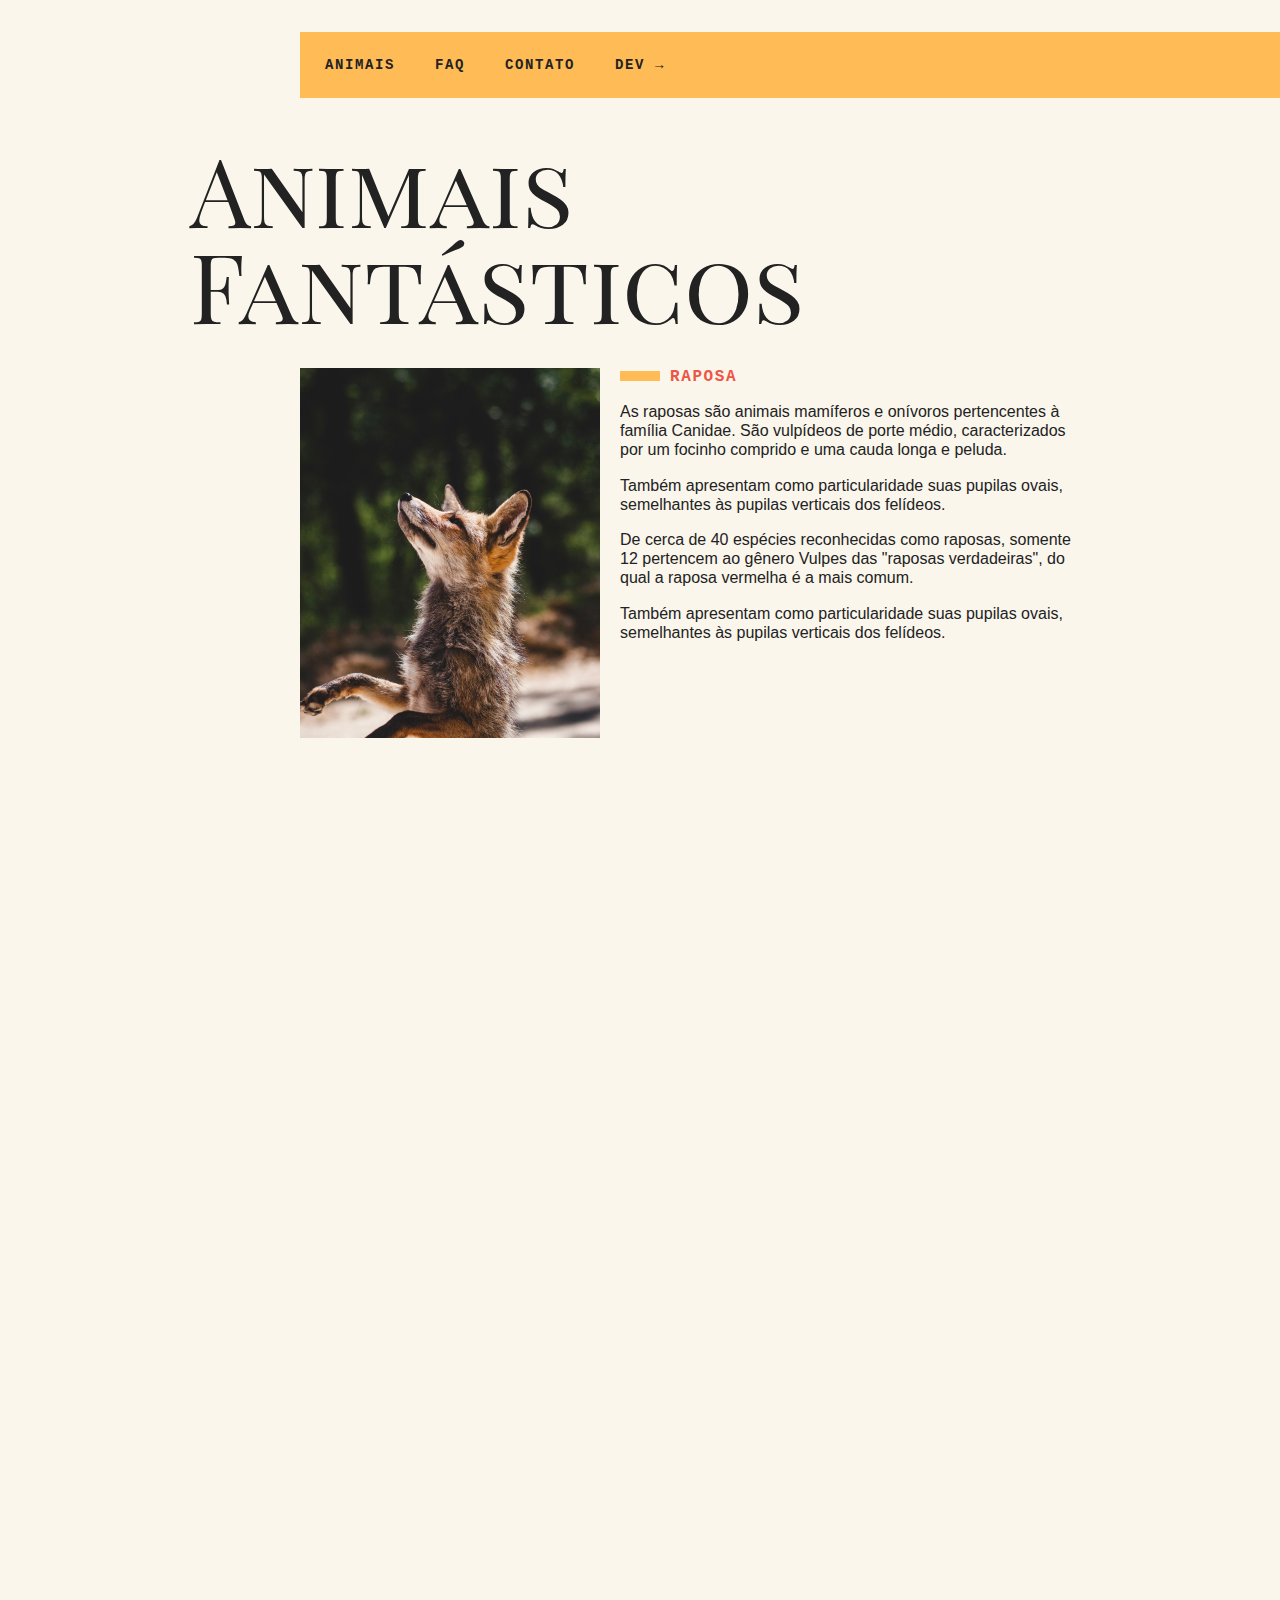
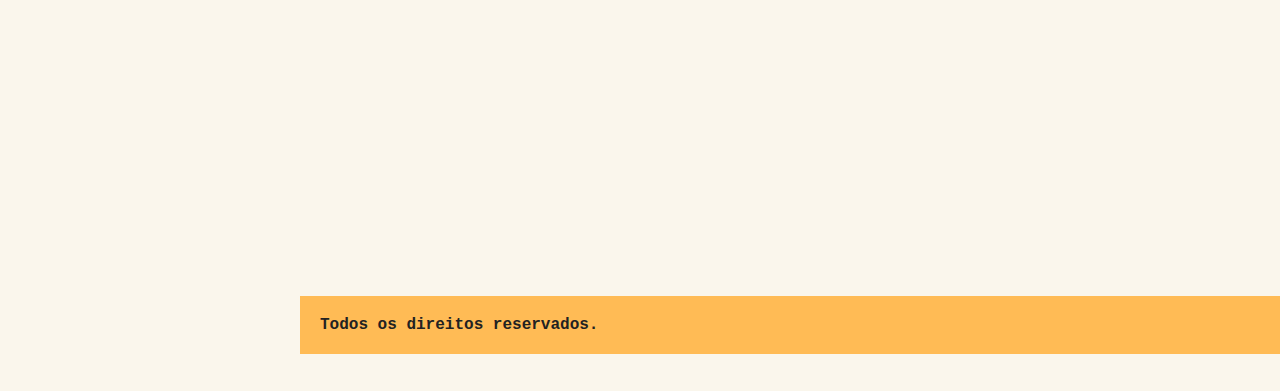
<file: 11-animacao_ao_scroll/index.html>
<!DOCTYPE html>
<html>
<head>
  <meta charset="utf-8" />
  <meta http-equiv="X-UA-Compatible" content="IE=edge">
  <title>Animais Fantásticos</title>
  <meta name="viewport" content="width=device-width, initial-scale=1">
  <link href="https://fonts.googleapis.com/css?family=Playfair+Display+SC" rel="stylesheet">
  <link rel="stylesheet" type="text/css" href="css/style.css" />
  <script>document.documentElement.className += ' js';</script>
</head>
<body>
  <nav class="menu js-menu">
    <ul>
      <li><a href="#animais">Animais</a></li>
      <li><a href="#faq">Faq</a></li>
      <li><a href="#contato">Contato</a></li>
      <li><a href="https://www.origamid.com/">Dev →</a></li>
    </ul>
  </nav>
  <section class="grid-section animais js-scroll" id="animais">
    <h1 class="titulo">Animais Fantásticos</h1>
    <ul class="animais-lista js-tabmenu">
      <li>
        <img src="img/imagem1.jpg">
      </li>
      <li>
        <img src="img/imagem2.jpg">
      </li>
      <li>
        <img src="img/imagem3.jpg">
      </li>
      <li>
        <img src="img/imagem4.jpg">
      </li>
      <li>
        <img src="img/imagem5.jpg">
      </li>
      <li>
        <img src="img/imagem6.jpg">
      </li>
    </ul>
    <div class="animais-descricao js-tabcontent">
      <section>
        <h2>Raposa</h2>
        <p>As raposas são animais mamíferos e onívoros pertencentes à família Canidae. São vulpídeos de porte médio, caracterizados
          por um focinho comprido e uma cauda longa e peluda.</p>
        <p>Também apresentam como particularidade suas pupilas ovais, semelhantes às pupilas verticais dos felídeos.</p>
        <p>De cerca de 40 espécies reconhecidas como raposas, somente 12 pertencem ao gênero Vulpes das "raposas verdadeiras", do
          qual a raposa vermelha é a mais comum.</p>
        <p>Também apresentam como particularidade suas pupilas ovais, semelhantes às pupilas verticais dos felídeos.</p>
      </section>
      
      <section>
        <h2>Esquilo</h2>
        <p>As raposas são animais mamíferos e onívoros pertencentes à família Canidae. São vulpídeos de porte médio, caracterizados
          por um focinho comprido e uma cauda longa e peluda.</p>
        <p>Também apresentam como particularidade suas pupilas ovais, semelhantes às pupilas verticais dos felídeos.</p>
        <p>De cerca de 40 espécies reconhecidas como raposas, somente 12 pertencem ao gênero Vulpes das "raposas verdadeiras", do
          qual a raposa vermelha é a mais comum.</p>
        <p>Também apresentam como particularidade suas pupilas ovais, semelhantes às pupilas verticais dos felídeos.</p>
      </section>
      <section>
        <h2>Urso</h2>
        <p>As raposas são animais mamíferos e onívoros pertencentes à família Canidae. São vulpídeos de porte médio, caracterizados
          por um focinho comprido e uma cauda longa e peluda.</p>
        <p>Também apresentam como particularidade suas pupilas ovais, semelhantes às pupilas verticais dos felídeos.</p>
        <p>De cerca de 40 espécies reconhecidas como raposas, somente 12 pertencem ao gênero Vulpes das "raposas verdadeiras", do
          qual a raposa vermelha é a mais comum.</p>
        <p>Também apresentam como particularidade suas pupilas ovais, semelhantes às pupilas verticais dos felídeos.</p>
      </section>
      <section>
        <h2>Lobo</h2>
        <p>As raposas são animais mamíferos e onívoros pertencentes à família Canidae. São vulpídeos de porte médio, caracterizados
          por um focinho comprido e uma cauda longa e peluda.</p>
        <p>Também apresentam como particularidade suas pupilas ovais, semelhantes às pupilas verticais dos felídeos.</p>
        <p>De cerca de 40 espécies reconhecidas como raposas, somente 12 pertencem ao gênero Vulpes das "raposas verdadeiras", do
          qual a raposa vermelha é a mais comum.</p>
        <p>Também apresentam como particularidade suas pupilas ovais, semelhantes às pupilas verticais dos felídeos.</p>
      </section>
      <section>
        <h2>Macaco</h2>
        <p>As raposas são animais mamíferos e onívoros pertencentes à família Canidae. São vulpídeos de porte médio, caracterizados
          por um focinho comprido e uma cauda longa e peluda.</p>
        <p>Também apresentam como particularidade suas pupilas ovais, semelhantes às pupilas verticais dos felídeos.</p>
        <p>De cerca de 40 espécies reconhecidas como raposas, somente 12 pertencem ao gênero Vulpes das "raposas verdadeiras", do
          qual a raposa vermelha é a mais comum.</p>
        <p>Também apresentam como particularidade suas pupilas ovais, semelhantes às pupilas verticais dos felídeos.</p>
      </section>
      <section>
        <h2>Leão</h2>
        <p>As raposas são animais mamíferos e onívoros pertencentes à família Canidae. São vulpídeos de porte médio, caracterizados
          por um focinho comprido e uma cauda longa e peluda.</p>
        <p>Também apresentam como particularidade suas pupilas ovais, semelhantes às pupilas verticais dos felídeos.</p>
        <p>De cerca de 40 espécies reconhecidas como raposas, somente 12 pertencem ao gênero Vulpes das "raposas verdadeiras", do
          qual a raposa vermelha é a mais comum.</p>
        <p>Também apresentam como particularidade suas pupilas ovais, semelhantes às pupilas verticais dos felídeos.</p>
      </section>
    </div>
  </section>

  <section class="grid-section faq js-scroll" id="faq">
    <h1 class="titulo">FAQ</h1>
    <dl class="faq-lista js-accordion">
      <dt>Qual a idade dos animais?</dt>
      <dd>As raposas são animais mamíferos e onívoros pertencentes à família Canidae. São vulpídeos de porte médio, caracterizados por um focinho comprido e uma cauda longa e peluda.</dd>
      <dt>Eles são fantásticos?</dt>
      <dd>Também apresentam como particularidade suas pupilas ovais, semelhantes às pupilas verticais dos felídeos.</dd>
      <dt>Qual a diferença?</dt>
      <dd>As raposas são animais mamíferos e onívoros pertencentes à família Canidae. São vulpídeos de porte médio, caracterizados por um focinho comprido e uma cauda longa e peluda.</dd>
      <dt>Como proteger?</dt>
      <dd>Também apresentam como particularidade suas pupilas ovais, semelhantes às pupilas verticais dos felídeos.</dd>
    </dl>
  </section>

  <section class="grid-section contato js-scroll" id="contato">
    <h1 class="titulo">Contato</h1>
    <div class="mapa">
      <img src="img/mapa.png">
    </div>
    <ul class="dados">
      <li>contato@origamid.com</li>
      <li>+55 (21) 9999-9999</li>
      <li>Rua do Conde, nº 21</li>
      <li>Rio de Janeiro - RJ</li>
    </ul>
  </section>

  <footer class="copy">
    <p>Todos os direitos reservados.</p>
  </footer>

  <!-- <script src="script.js"></script>  -->
  <script src="script-aula.js"></script>  
</body>
</html>
</file>
<file: 02-selecao_de_elementos/css/style.css>
body,
h1,
h2,
h3,
ul,
li,
p,
dd,
dt,
dl {
  margin: 0px;
  padding: 0px;
}

img {
  display: block;
  max-width: 100%;
}

ul {
  list-style: none;
}

body {
  background: #faf6ec;
  color: #222;
  -webkit-font-smoothing: antialiased;
  display: grid;
  grid-template-columns: 1fr 120px minmax(300px, 800px) 1fr;
}
body .grid-section {
  grid-column: 2/4;
  display: grid;
  grid-template-columns: 90px 300px 1fr;
  width: 100%;
  box-sizing: border-box;
  padding: 10px;
  grid-gap: 20px;
  margin-bottom: 4rem;
}
body .grid-section .titulo {
  font-family: "Playfair Display SC", Georgia;
  font-size: 6rem;
  line-height: 1;
  font-weight: normal;
  margin-bottom: 1rem;
  grid-column: 1/4;
}
@media (max-width: 700px) {
  body .grid-section .titulo {
    font-size: 3rem;
  }
}
body .grid-section .animais-lista {
  height: 370px;
  overflow-y: scroll;
  grid-column: 2;
}
body .grid-section .animais-lista::-webkit-scrollbar {
  width: 18px;
}
body .grid-section .animais-lista::-webkit-scrollbar-thumb {
  background: #fb5;
  border-left: 4px solid #faf6ec;
  border-right: 4px solid #faf6ec;
}
body .grid-section .animais-lista::-webkit-scrollbar-track {
  background: #faf6ec;
}
@media (max-width: 700px) {
  body .grid-section .animais-lista {
    grid-column: 1;
  }
}
body .grid-section .animais-descricao {
  grid-column: 3;
}
body .grid-section .animais-descricao section {
  margin-bottom: 3rem;
}
body .grid-section .animais-descricao section h2 {
  font-family: "IBM Plex Mono", monospace;
  font-size: 1rem;
  text-transform: uppercase;
  letter-spacing: 0.1em;
  margin-bottom: 1rem;
  color: #e54;
}
body .grid-section .animais-descricao section h2:before {
  content: "";
  display: inline-block;
  width: 40px;
  height: 10px;
  margin-right: 10px;
  background: #fb5;
}
body .grid-section .animais-descricao section p {
  font-family: "Helvetica", "Arial", sans-serif;
  line-height: 1.2;
  margin-bottom: 1rem;
}
@media (max-width: 700px) {
  body .grid-section {
    grid-column: 1;
    grid-template-columns: 100px 1fr;
    grid-gap: 10px;
  }
}
@media (max-width: 700px) {
  body {
    grid-template-columns: 1fr;
  }
}

.menu {
  grid-column: 3/5;
  margin-top: 2rem;
  margin-bottom: 2rem;
  background: #fb5;
}
.menu ul {
  display: flex;
  flex-wrap: wrap;
  padding: 10px;
}
.menu ul li a {
  display: block;
  padding: 10px;
  margin-right: 10px;
  color: #222;
  text-decoration: none;
  font-family: "IBM Plex Mone", monospace;
  font-weight: bold;
  text-transform: uppercase;
  font-size: 0.875rem;
  letter-spacing: 0.1rem;
}
@media (max-width: 700px) {
  .menu {
    grid-column: 1;
    margin-top: 0px;
  }
}

.grid-section .faq-lista {
  grid-column: 2/4;
}
.grid-section .faq-lista dt {
  font-family: "IBM Plex Mono", monospace;
  font-weight: bold;
  margin-top: 2rem;
  margin-bottom: 0.5rem;
  color: #e54;
}
.grid-section .faq-lista dt:before {
  content: "";
  display: inline-block;
  width: 20px;
  height: 10px;
  margin-right: 10px;
  background: #fb5;
}
.grid-section .faq-lista dd {
  font-family: Arial, Helvetica, sans-serif;
  margin-bottom: 0.5rem;
  margin-left: 30px;
}
@media (max-width: 700px) {
  .grid-section .faq-lista {
    grid-column: 1/3;
  }
}

.grid-section .mapa {
  grid-column: 2;
}
@media (max-width: 700px) {
  .grid-section .mapa {
    grid-column: 1/3;
  }
}
.grid-section .dados {
  grid-column: 3;
}
.grid-section .dados li {
  font-family: Arial, Helvetica;
  margin-bottom: 1rem;
}
.grid-section .dados li:before {
  content: "";
  display: inline-block;
  width: 20px;
  height: 10px;
  margin-right: 10px;
  background: #fb5;
}
@media (max-width: 700px) {
  .grid-section .dados {
    grid-column: 1/3;
  }
}

.copy {
  grid-column: 3/5;
  margin-bottom: 2rem;
  background: #fb5;
}
.copy p {
  padding: 20px;
  font-family: "IBM Plex Mono", monospace;
  font-weight: bold;
}
@media (max-width: 700px) {
  .copy {
    grid-column: 1;
    margin-bottom: 0px;
  }
}

/*# sourceMappingURL=style.css.map */
</file>
<file: 03-forEach_e_arrow_function/css/style.css>
body,
h1,
h2,
h3,
ul,
li,
p,
dd,
dt,
dl {
  margin: 0px;
  padding: 0px;
}

img {
  display: block;
  max-width: 100%;
}

ul {
  list-style: none;
}

body {
  background: #faf6ec;
  color: #222;
  -webkit-font-smoothing: antialiased;
  display: grid;
  grid-template-columns: 1fr 120px minmax(300px, 800px) 1fr;
}
body .grid-section {
  grid-column: 2/4;
  display: grid;
  grid-template-columns: 90px 300px 1fr;
  width: 100%;
  box-sizing: border-box;
  padding: 10px;
  grid-gap: 20px;
  margin-bottom: 4rem;
}
body .grid-section .titulo {
  font-family: "Playfair Display SC", Georgia;
  font-size: 6rem;
  line-height: 1;
  font-weight: normal;
  margin-bottom: 1rem;
  grid-column: 1/4;
}
@media (max-width: 700px) {
  body .grid-section .titulo {
    font-size: 3rem;
  }
}
body .grid-section .animais-lista {
  height: 370px;
  overflow-y: scroll;
  grid-column: 2;
}
body .grid-section .animais-lista::-webkit-scrollbar {
  width: 18px;
}
body .grid-section .animais-lista::-webkit-scrollbar-thumb {
  background: #fb5;
  border-left: 4px solid #faf6ec;
  border-right: 4px solid #faf6ec;
}
body .grid-section .animais-lista::-webkit-scrollbar-track {
  background: #faf6ec;
}
@media (max-width: 700px) {
  body .grid-section .animais-lista {
    grid-column: 1;
  }
}
body .grid-section .animais-descricao {
  grid-column: 3;
}
body .grid-section .animais-descricao section {
  margin-bottom: 3rem;
}
body .grid-section .animais-descricao section h2 {
  font-family: "IBM Plex Mono", monospace;
  font-size: 1rem;
  text-transform: uppercase;
  letter-spacing: 0.1em;
  margin-bottom: 1rem;
  color: #e54;
}
body .grid-section .animais-descricao section h2:before {
  content: "";
  display: inline-block;
  width: 40px;
  height: 10px;
  margin-right: 10px;
  background: #fb5;
}
body .grid-section .animais-descricao section p {
  font-family: "Helvetica", "Arial", sans-serif;
  line-height: 1.2;
  margin-bottom: 1rem;
}
@media (max-width: 700px) {
  body .grid-section {
    grid-column: 1;
    grid-template-columns: 100px 1fr;
    grid-gap: 10px;
  }
}
@media (max-width: 700px) {
  body {
    grid-template-columns: 1fr;
  }
}

.menu {
  grid-column: 3/5;
  margin-top: 2rem;
  margin-bottom: 2rem;
  background: #fb5;
}
.menu ul {
  display: flex;
  flex-wrap: wrap;
  padding: 10px;
}
.menu ul li a {
  display: block;
  padding: 10px;
  margin-right: 10px;
  color: #222;
  text-decoration: none;
  font-family: "IBM Plex Mone", monospace;
  font-weight: bold;
  text-transform: uppercase;
  font-size: 0.875rem;
  letter-spacing: 0.1rem;
}
@media (max-width: 700px) {
  .menu {
    grid-column: 1;
    margin-top: 0px;
  }
}

.grid-section .faq-lista {
  grid-column: 2/4;
}
.grid-section .faq-lista dt {
  font-family: "IBM Plex Mono", monospace;
  font-weight: bold;
  margin-top: 2rem;
  margin-bottom: 0.5rem;
  color: #e54;
}
.grid-section .faq-lista dt:before {
  content: "";
  display: inline-block;
  width: 20px;
  height: 10px;
  margin-right: 10px;
  background: #fb5;
}
.grid-section .faq-lista dd {
  font-family: Arial, Helvetica, sans-serif;
  margin-bottom: 0.5rem;
  margin-left: 30px;
}
@media (max-width: 700px) {
  .grid-section .faq-lista {
    grid-column: 1/3;
  }
}

.grid-section .mapa {
  grid-column: 2;
}
@media (max-width: 700px) {
  .grid-section .mapa {
    grid-column: 1/3;
  }
}
.grid-section .dados {
  grid-column: 3;
}
.grid-section .dados li {
  font-family: Arial, Helvetica;
  margin-bottom: 1rem;
}
.grid-section .dados li:before {
  content: "";
  display: inline-block;
  width: 20px;
  height: 10px;
  margin-right: 10px;
  background: #fb5;
}
@media (max-width: 700px) {
  .grid-section .dados {
    grid-column: 1/3;
  }
}

.copy {
  grid-column: 3/5;
  margin-bottom: 2rem;
  background: #fb5;
}
.copy p {
  padding: 20px;
  font-family: "IBM Plex Mono", monospace;
  font-weight: bold;
}
@media (max-width: 700px) {
  .copy {
    grid-column: 1;
    margin-bottom: 0px;
  }
}

/*# sourceMappingURL=style.css.map */
</file>
<file: 04-classes_e_atributos/css/style.css>
body,
h1,
h2,
h3,
ul,
li,
p,
dd,
dt,
dl {
  margin: 0px;
  padding: 0px;
}

img {
  display: block;
  max-width: 100%;
}

ul {
  list-style: none;
}

body {
  background: #faf6ec;
  color: #222;
  -webkit-font-smoothing: antialiased;
  display: grid;
  grid-template-columns: 1fr 120px minmax(300px, 800px) 1fr;
}
body .grid-section {
  grid-column: 2/4;
  display: grid;
  grid-template-columns: 90px 300px 1fr;
  width: 100%;
  box-sizing: border-box;
  padding: 10px;
  grid-gap: 20px;
  margin-bottom: 4rem;
}
body .grid-section .titulo {
  font-family: "Playfair Display SC", Georgia;
  font-size: 6rem;
  line-height: 1;
  font-weight: normal;
  margin-bottom: 1rem;
  grid-column: 1/4;
}
@media (max-width: 700px) {
  body .grid-section .titulo {
    font-size: 3rem;
  }
}
body .grid-section .animais-lista {
  height: 370px;
  overflow-y: scroll;
  grid-column: 2;
}
body .grid-section .animais-lista::-webkit-scrollbar {
  width: 18px;
}
body .grid-section .animais-lista::-webkit-scrollbar-thumb {
  background: #fb5;
  border-left: 4px solid #faf6ec;
  border-right: 4px solid #faf6ec;
}
body .grid-section .animais-lista::-webkit-scrollbar-track {
  background: #faf6ec;
}
@media (max-width: 700px) {
  body .grid-section .animais-lista {
    grid-column: 1;
  }
}
body .grid-section .animais-descricao {
  grid-column: 3;
}
body .grid-section .animais-descricao section {
  margin-bottom: 3rem;
}
body .grid-section .animais-descricao section h2 {
  font-family: "IBM Plex Mono", monospace;
  font-size: 1rem;
  text-transform: uppercase;
  letter-spacing: 0.1em;
  margin-bottom: 1rem;
  color: #e54;
}
body .grid-section .animais-descricao section h2:before {
  content: "";
  display: inline-block;
  width: 40px;
  height: 10px;
  margin-right: 10px;
  background: #fb5;
}
body .grid-section .animais-descricao section p {
  font-family: "Helvetica", "Arial", sans-serif;
  line-height: 1.2;
  margin-bottom: 1rem;
}
@media (max-width: 700px) {
  body .grid-section {
    grid-column: 1;
    grid-template-columns: 100px 1fr;
    grid-gap: 10px;
  }
}
@media (max-width: 700px) {
  body {
    grid-template-columns: 1fr;
  }
}

.menu {
  grid-column: 3/5;
  margin-top: 2rem;
  margin-bottom: 2rem;
  background: #fb5;
}
.menu ul {
  display: flex;
  flex-wrap: wrap;
  padding: 10px;
}
.menu ul li a {
  display: block;
  padding: 10px;
  margin-right: 10px;
  color: #222;
  text-decoration: none;
  font-family: "IBM Plex Mone", monospace;
  font-weight: bold;
  text-transform: uppercase;
  font-size: 0.875rem;
  letter-spacing: 0.1rem;
}
@media (max-width: 700px) {
  .menu {
    grid-column: 1;
    margin-top: 0px;
  }
}

.grid-section .faq-lista {
  grid-column: 2/4;
}
.grid-section .faq-lista dt {
  font-family: "IBM Plex Mono", monospace;
  font-weight: bold;
  margin-top: 2rem;
  margin-bottom: 0.5rem;
  color: #e54;
}
.grid-section .faq-lista dt:before {
  content: "";
  display: inline-block;
  width: 20px;
  height: 10px;
  margin-right: 10px;
  background: #fb5;
}
.grid-section .faq-lista dd {
  font-family: Arial, Helvetica, sans-serif;
  margin-bottom: 0.5rem;
  margin-left: 30px;
}
@media (max-width: 700px) {
  .grid-section .faq-lista {
    grid-column: 1/3;
  }
}

.grid-section .mapa {
  grid-column: 2;
}
@media (max-width: 700px) {
  .grid-section .mapa {
    grid-column: 1/3;
  }
}
.grid-section .dados {
  grid-column: 3;
}
.grid-section .dados li {
  font-family: Arial, Helvetica;
  margin-bottom: 1rem;
}
.grid-section .dados li:before {
  content: "";
  display: inline-block;
  width: 20px;
  height: 10px;
  margin-right: 10px;
  background: #fb5;
}
@media (max-width: 700px) {
  .grid-section .dados {
    grid-column: 1/3;
  }
}

.copy {
  grid-column: 3/5;
  margin-bottom: 2rem;
  background: #fb5;
}
.copy p {
  padding: 20px;
  font-family: "IBM Plex Mono", monospace;
  font-weight: bold;
}
@media (max-width: 700px) {
  .copy {
    grid-column: 1;
    margin-bottom: 0px;
  }
}

/*# sourceMappingURL=style.css.map */
</file>
<file: 06-eventos/css/style.css>
body,
h1,
h2,
h3,
ul,
li,
p,
dd,
dt,
dl {
  margin: 0px;
  padding: 0px;
}

img {
  display: block;
  max-width: 100%;
}

ul {
  list-style: none;
}

body {
  background: #faf6ec;
  color: #222;
  -webkit-font-smoothing: antialiased;
  display: grid;
  grid-template-columns: 1fr 120px minmax(300px, 800px) 1fr;
}
body .grid-section {
  grid-column: 2/4;
  display: grid;
  grid-template-columns: 90px 300px 1fr;
  width: 100%;
  box-sizing: border-box;
  padding: 10px;
  grid-gap: 20px;
  margin-bottom: 4rem;
}
body .grid-section .titulo {
  font-family: "Playfair Display SC", Georgia;
  font-size: 6rem;
  line-height: 1;
  font-weight: normal;
  margin-bottom: 1rem;
  grid-column: 1/4;
}
@media (max-width: 700px) {
  body .grid-section .titulo {
    font-size: 3rem;
  }
}
body .grid-section .animais-lista {
  height: 370px;
  overflow-y: scroll;
  grid-column: 2;
}
body .grid-section .animais-lista::-webkit-scrollbar {
  width: 18px;
}
body .grid-section .animais-lista::-webkit-scrollbar-thumb {
  background: #fb5;
  border-left: 4px solid #faf6ec;
  border-right: 4px solid #faf6ec;
}
body .grid-section .animais-lista::-webkit-scrollbar-track {
  background: #faf6ec;
}
@media (max-width: 700px) {
  body .grid-section .animais-lista {
    grid-column: 1;
  }
}
body .grid-section .animais-descricao {
  grid-column: 3;
}
body .grid-section .animais-descricao section {
  margin-bottom: 3rem;
}
body .grid-section .animais-descricao section h2 {
  font-family: "IBM Plex Mono", monospace;
  font-size: 1rem;
  text-transform: uppercase;
  letter-spacing: 0.1em;
  margin-bottom: 1rem;
  color: #e54;
}
body .grid-section .animais-descricao section h2:before {
  content: "";
  display: inline-block;
  width: 40px;
  height: 10px;
  margin-right: 10px;
  background: #fb5;
}
body .grid-section .animais-descricao section p {
  font-family: "Helvetica", "Arial", sans-serif;
  line-height: 1.2;
  margin-bottom: 1rem;
}
@media (max-width: 700px) {
  body .grid-section {
    grid-column: 1;
    grid-template-columns: 100px 1fr;
    grid-gap: 10px;
  }
}
@media (max-width: 700px) {
  body {
    grid-template-columns: 1fr;
  }
}

html.textoMaior {
  font-size: 150%;
}

.menu {
  grid-column: 3/5;
  margin-top: 2rem;
  margin-bottom: 2rem;
  background: #fb5;
}
.menu ul {
  display: flex;
  flex-wrap: wrap;
  padding: 10px;
}
.menu ul li a {
  display: block;
  padding: 15px 15px;
  margin-right: 10px;
  color: #222;
  text-decoration: none;
  font-family: "IBM Plex Mone", monospace;
  font-weight: bold;
  text-transform: uppercase;
  font-size: 0.875rem;
  letter-spacing: 0.1rem;
}
@media (max-width: 700px) {
  .menu {
    grid-column: 1;
    margin-top: 0px;
  }
}

.grid-section .faq-lista {
  grid-column: 2/4;
}
.grid-section .faq-lista dt {
  font-family: "IBM Plex Mono", monospace;
  font-weight: bold;
  margin-top: 2rem;
  margin-bottom: 0.5rem;
  color: #e54;
}
.grid-section .faq-lista dt:before {
  content: "";
  display: inline-block;
  width: 20px;
  height: 10px;
  margin-right: 10px;
  background: #fb5;
}
.grid-section .faq-lista dd {
  font-family: Arial, Helvetica, sans-serif;
  margin-bottom: 0.5rem;
  margin-left: 30px;
}
@media (max-width: 700px) {
  .grid-section .faq-lista {
    grid-column: 1/3;
  }
}

.grid-section .mapa {
  grid-column: 2;
}
@media (max-width: 700px) {
  .grid-section .mapa {
    grid-column: 1/3;
  }
}
.grid-section .dados {
  grid-column: 3;
}
.grid-section .dados li {
  font-family: Arial, Helvetica;
  margin-bottom: 1rem;
}
.grid-section .dados li:before {
  content: "";
  display: inline-block;
  width: 20px;
  height: 10px;
  margin-right: 10px;
  background: #fb5;
}
@media (max-width: 700px) {
  .grid-section .dados {
    grid-column: 1/3;
  }
}

.copy {
  grid-column: 3/5;
  margin-bottom: 2rem;
  background: #fb5;
}
.copy p {
  padding: 20px;
  font-family: "IBM Plex Mono", monospace;
  font-weight: bold;
}
@media (max-width: 700px) {
  .copy {
    grid-column: 1;
    margin-bottom: 0px;
  }
}

/*# sourceMappingURL=style.css.map */
</file>
<file: 08-navegacao_por_tabs/css/style.css>
body,
h1,
h2,
h3,
ul,
li,
p,
dd,
dt,
dl {
  margin: 0px;
  padding: 0px;
}

img {
  display: block;
  max-width: 100%;
}

ul {
  list-style: none;
}

body {
  background: #faf6ec;
  color: #222;
  -webkit-font-smoothing: antialiased;
  display: grid;
  grid-template-columns: 1fr 120px minmax(300px, 800px) 1fr;
}
body .grid-section {
  grid-column: 2/4;
  display: grid;
  grid-template-columns: 90px 300px 1fr;
  width: 100%;
  box-sizing: border-box;
  padding: 10px;
  grid-gap: 20px;
  margin-bottom: 4rem;
}
body .grid-section .titulo {
  font-family: "Playfair Display SC", Georgia;
  font-size: 6rem;
  line-height: 1;
  font-weight: normal;
  margin-bottom: 1rem;
  grid-column: 1/4;
}
@media (max-width: 700px) {
  body .grid-section .titulo {
    font-size: 3rem;
  }
}
body .grid-section .animais-lista {
  height: 370px;
  overflow-y: scroll;
  grid-column: 2;
}
body .grid-section .animais-lista li {
  cursor: pointer;
}
body .grid-section .animais-lista::-webkit-scrollbar {
  width: 18px;
}
body .grid-section .animais-lista::-webkit-scrollbar-thumb {
  background: #fb5;
  border-left: 4px solid #faf6ec;
  border-right: 4px solid #faf6ec;
}
body .grid-section .animais-lista::-webkit-scrollbar-track {
  background: #faf6ec;
}
@media (max-width: 700px) {
  body .grid-section .animais-lista {
    grid-column: 1;
  }
}
body .grid-section .animais-descricao {
  grid-column: 3;
}
body .grid-section .animais-descricao section {
  margin-bottom: 3rem;
}
body .grid-section .animais-descricao section h2 {
  font-family: "IBM Plex Mono", monospace;
  font-size: 1rem;
  text-transform: uppercase;
  letter-spacing: 0.1em;
  margin-bottom: 1rem;
  color: #e54;
}
body .grid-section .animais-descricao section h2:before {
  content: "";
  display: inline-block;
  width: 40px;
  height: 10px;
  margin-right: 10px;
  background: #fb5;
}
body .grid-section .animais-descricao section p {
  font-family: "Helvetica", "Arial", sans-serif;
  line-height: 1.2;
  margin-bottom: 1rem;
}
@media (max-width: 700px) {
  body .grid-section {
    grid-column: 1;
    grid-template-columns: 100px 1fr;
    grid-gap: 10px;
  }
}
@media (max-width: 700px) {
  body {
    grid-template-columns: 1fr;
  }
}

html.textoMaior {
  font-size: 150%;
}

.js .js-tabcontent section {
  display: none;
}

.js-tabcontent section.ativo {
  display: block !important;
  animation: show 0.5s forwards;
}

@keyframes show {
  from {
    opacity: 0;
    transform: matrix3d(-30px, 0, 0);
  }
  to {
    opacity: 1;
    transform: translate3d(0, 0, 0);
  }
}
.menu {
  grid-column: 3/5;
  margin-top: 2rem;
  margin-bottom: 2rem;
  background: #fb5;
}
.menu ul {
  display: flex;
  flex-wrap: wrap;
  padding: 10px;
}
.menu ul li a {
  display: block;
  padding: 15px 15px;
  margin-right: 10px;
  color: #222;
  text-decoration: none;
  font-family: "IBM Plex Mone", monospace;
  font-weight: bold;
  text-transform: uppercase;
  font-size: 0.875rem;
  letter-spacing: 0.1rem;
}
@media (max-width: 700px) {
  .menu {
    grid-column: 1;
    margin-top: 0px;
  }
}

.grid-section .faq-lista {
  grid-column: 2/4;
}
.grid-section .faq-lista dt {
  font-family: "IBM Plex Mono", monospace;
  font-weight: bold;
  margin-top: 2rem;
  margin-bottom: 0.5rem;
  color: #e54;
}
.grid-section .faq-lista dt:before {
  content: "";
  display: inline-block;
  width: 20px;
  height: 10px;
  margin-right: 10px;
  background: #fb5;
}
.grid-section .faq-lista dd {
  font-family: Arial, Helvetica, sans-serif;
  margin-bottom: 0.5rem;
  margin-left: 30px;
}
@media (max-width: 700px) {
  .grid-section .faq-lista {
    grid-column: 1/3;
  }
}

.grid-section .mapa {
  grid-column: 2;
}
@media (max-width: 700px) {
  .grid-section .mapa {
    grid-column: 1/3;
  }
}
.grid-section .dados {
  grid-column: 3;
}
.grid-section .dados li {
  font-family: Arial, Helvetica;
  margin-bottom: 1rem;
}
.grid-section .dados li:before {
  content: "";
  display: inline-block;
  width: 20px;
  height: 10px;
  margin-right: 10px;
  background: #fb5;
}
@media (max-width: 700px) {
  .grid-section .dados {
    grid-column: 1/3;
  }
}

.copy {
  grid-column: 3/5;
  margin-bottom: 2rem;
  background: #fb5;
}
.copy p {
  padding: 20px;
  font-family: "IBM Plex Mono", monospace;
  font-weight: bold;
}
@media (max-width: 700px) {
  .copy {
    grid-column: 1;
    margin-bottom: 0px;
  }
}

/*# sourceMappingURL=style.css.map */
</file>
<file: 09-accordion_list/css/style.css>
@charset "UTF-8";
body,
h1,
h2,
h3,
ul,
li,
p,
dd,
dt,
dl {
  margin: 0px;
  padding: 0px;
}

img {
  display: block;
  max-width: 100%;
}

ul {
  list-style: none;
}

body {
  background: #faf6ec;
  color: #222;
  -webkit-font-smoothing: antialiased;
  display: grid;
  grid-template-columns: 1fr 120px minmax(300px, 800px) 1fr;
}
body .grid-section {
  grid-column: 2/4;
  display: grid;
  grid-template-columns: 90px 300px 1fr;
  width: 100%;
  box-sizing: border-box;
  padding: 10px;
  grid-gap: 20px;
  margin-bottom: 4rem;
}
body .grid-section .titulo {
  font-family: "Playfair Display SC", Georgia;
  font-size: 6rem;
  line-height: 1;
  font-weight: normal;
  margin-bottom: 1rem;
  grid-column: 1/4;
}
@media (max-width: 700px) {
  body .grid-section .titulo {
    font-size: 3rem;
  }
}
body .grid-section .animais-lista {
  height: 370px;
  overflow-y: scroll;
  grid-column: 2;
}
body .grid-section .animais-lista li {
  cursor: pointer;
}
body .grid-section .animais-lista::-webkit-scrollbar {
  width: 18px;
}
body .grid-section .animais-lista::-webkit-scrollbar-thumb {
  background: #fb5;
  border-left: 4px solid #faf6ec;
  border-right: 4px solid #faf6ec;
}
body .grid-section .animais-lista::-webkit-scrollbar-track {
  background: #faf6ec;
}
@media (max-width: 700px) {
  body .grid-section .animais-lista {
    grid-column: 1;
  }
}
body .grid-section .animais-descricao {
  grid-column: 3;
}
body .grid-section .animais-descricao section {
  margin-bottom: 3rem;
}
body .grid-section .animais-descricao section h2 {
  font-family: "IBM Plex Mono", monospace;
  font-size: 1rem;
  text-transform: uppercase;
  letter-spacing: 0.1em;
  margin-bottom: 1rem;
  color: #e54;
}
body .grid-section .animais-descricao section h2:before {
  content: "";
  display: inline-block;
  width: 40px;
  height: 10px;
  margin-right: 10px;
  background: #fb5;
}
body .grid-section .animais-descricao section p {
  font-family: "Helvetica", "Arial", sans-serif;
  line-height: 1.2;
  margin-bottom: 1rem;
}
@media (max-width: 700px) {
  body .grid-section {
    grid-column: 1;
    grid-template-columns: 100px 1fr;
    grid-gap: 10px;
  }
}
@media (max-width: 700px) {
  body {
    grid-template-columns: 1fr;
  }
}

html.textoMaior {
  font-size: 150%;
}

.js .js-tabcontent section {
  display: none;
}

.js-tabcontent section.ativo {
  display: block !important;
  animation: show 0.5s forwards;
}

@keyframes show {
  from {
    opacity: 0;
    transform: matrix3d(-30px, 0, 0);
  }
  to {
    opacity: 1;
    transform: translate3d(0, 0, 0);
  }
}
.js .js-accordion dd {
  display: none;
}
.js .js-accordion dd.ativo {
  display: block;
  animation: slideDown 0.5s forwards;
}
.js .js-accordion dt:after {
  content: "↓";
  margin-left: 10px;
}
.js .js-accordion dt.ativo:after {
  content: "↑";
}

@keyframes slideDown {
  from {
    opacity: 0;
    max-height: 0;
  }
  to {
    opacity: 1;
    max-height: 200px;
  }
}
.menu {
  grid-column: 3/5;
  margin-top: 2rem;
  margin-bottom: 2rem;
  background: #fb5;
}
.menu ul {
  display: flex;
  flex-wrap: wrap;
  padding: 10px;
}
.menu ul li a {
  display: block;
  padding: 15px 15px;
  margin-right: 10px;
  color: #222;
  text-decoration: none;
  font-family: "IBM Plex Mone", monospace;
  font-weight: bold;
  text-transform: uppercase;
  font-size: 0.875rem;
  letter-spacing: 0.1rem;
}
@media (max-width: 700px) {
  .menu {
    grid-column: 1;
    margin-top: 0px;
  }
}

.grid-section .faq-lista {
  grid-column: 2/4;
}
.grid-section .faq-lista dt {
  font-family: "IBM Plex Mono", monospace;
  font-weight: bold;
  margin-top: 2rem;
  margin-bottom: 0.5rem;
  color: #e54;
}
.grid-section .faq-lista dt:before {
  content: "";
  display: inline-block;
  width: 20px;
  height: 10px;
  margin-right: 10px;
  background: #fb5;
}
.grid-section .faq-lista dd {
  font-family: Arial, Helvetica, sans-serif;
  margin-bottom: 0.5rem;
  margin-left: 30px;
}
@media (max-width: 700px) {
  .grid-section .faq-lista {
    grid-column: 1/3;
  }
}

.grid-section .mapa {
  grid-column: 2;
}
@media (max-width: 700px) {
  .grid-section .mapa {
    grid-column: 1/3;
  }
}
.grid-section .dados {
  grid-column: 3;
}
.grid-section .dados li {
  font-family: Arial, Helvetica;
  margin-bottom: 1rem;
}
.grid-section .dados li:before {
  content: "";
  display: inline-block;
  width: 20px;
  height: 10px;
  margin-right: 10px;
  background: #fb5;
}
@media (max-width: 700px) {
  .grid-section .dados {
    grid-column: 1/3;
  }
}

.copy {
  grid-column: 3/5;
  margin-bottom: 2rem;
  background: #fb5;
}
.copy p {
  padding: 20px;
  font-family: "IBM Plex Mono", monospace;
  font-weight: bold;
}
@media (max-width: 700px) {
  .copy {
    grid-column: 1;
    margin-bottom: 0px;
  }
}

/*# sourceMappingURL=style.css.map */
</file>
<file: 10-scroll_suave_link_interno/css/style.css>
@charset "UTF-8";
body,
h1,
h2,
h3,
ul,
li,
p,
dd,
dt,
dl {
  margin: 0px;
  padding: 0px;
}

img {
  display: block;
  max-width: 100%;
}

ul {
  list-style: none;
}

body {
  background: #faf6ec;
  color: #222;
  -webkit-font-smoothing: antialiased;
  display: grid;
  grid-template-columns: 1fr 120px minmax(300px, 800px) 1fr;
}
body .grid-section {
  grid-column: 2/4;
  display: grid;
  grid-template-columns: 90px 300px 1fr;
  width: 100%;
  box-sizing: border-box;
  padding: 10px;
  grid-gap: 20px;
  margin-bottom: 4rem;
}
body .grid-section .titulo {
  font-family: "Playfair Display SC", Georgia;
  font-size: 6rem;
  line-height: 1;
  font-weight: normal;
  margin-bottom: 1rem;
  grid-column: 1/4;
}
@media (max-width: 700px) {
  body .grid-section .titulo {
    font-size: 3rem;
  }
}
body .grid-section .animais-lista {
  height: 370px;
  overflow-y: scroll;
  grid-column: 2;
}
body .grid-section .animais-lista li {
  cursor: pointer;
}
body .grid-section .animais-lista::-webkit-scrollbar {
  width: 18px;
}
body .grid-section .animais-lista::-webkit-scrollbar-thumb {
  background: #fb5;
  border-left: 4px solid #faf6ec;
  border-right: 4px solid #faf6ec;
}
body .grid-section .animais-lista::-webkit-scrollbar-track {
  background: #faf6ec;
}
@media (max-width: 700px) {
  body .grid-section .animais-lista {
    grid-column: 1;
  }
}
body .grid-section .animais-descricao {
  grid-column: 3;
}
body .grid-section .animais-descricao section {
  margin-bottom: 3rem;
}
body .grid-section .animais-descricao section h2 {
  font-family: "IBM Plex Mono", monospace;
  font-size: 1rem;
  text-transform: uppercase;
  letter-spacing: 0.1em;
  margin-bottom: 1rem;
  color: #e54;
}
body .grid-section .animais-descricao section h2:before {
  content: "";
  display: inline-block;
  width: 40px;
  height: 10px;
  margin-right: 10px;
  background: #fb5;
}
body .grid-section .animais-descricao section p {
  font-family: "Helvetica", "Arial", sans-serif;
  line-height: 1.2;
  margin-bottom: 1rem;
}
@media (max-width: 700px) {
  body .grid-section {
    grid-column: 1;
    grid-template-columns: 100px 1fr;
    grid-gap: 10px;
  }
}
@media (max-width: 700px) {
  body {
    grid-template-columns: 1fr;
  }
}

html.textoMaior {
  font-size: 150%;
}

.js .js-tabcontent section {
  display: none;
}

.js-tabcontent section.ativo {
  display: block !important;
  animation: show 0.5s forwards;
}

@keyframes show {
  from {
    opacity: 0;
    transform: matrix3d(-30px, 0, 0);
  }
  to {
    opacity: 1;
    transform: translate3d(0, 0, 0);
  }
}
.js .js-accordion dd {
  display: none;
}
.js .js-accordion dd.ativo {
  display: block;
  animation: slideDown 0.5s forwards;
}
.js .js-accordion dt:after {
  content: "↓";
  margin-left: 10px;
}
.js .js-accordion dt.ativo:after {
  content: "↑";
}

@keyframes slideDown {
  from {
    opacity: 0;
    max-height: 0;
  }
  to {
    opacity: 1;
    max-height: 200px;
  }
}
.menu {
  grid-column: 3/5;
  margin-top: 2rem;
  margin-bottom: 2rem;
  background: #fb5;
}
.menu ul {
  display: flex;
  flex-wrap: wrap;
  padding: 10px;
}
.menu ul li a {
  display: block;
  padding: 15px 15px;
  margin-right: 10px;
  color: #222;
  text-decoration: none;
  font-family: "IBM Plex Mone", monospace;
  font-weight: bold;
  text-transform: uppercase;
  font-size: 0.875rem;
  letter-spacing: 0.1rem;
}
@media (max-width: 700px) {
  .menu {
    grid-column: 1;
    margin-top: 0px;
  }
}

.grid-section .faq-lista {
  grid-column: 2/4;
}
.grid-section .faq-lista dt {
  font-family: "IBM Plex Mono", monospace;
  font-weight: bold;
  margin-top: 2rem;
  margin-bottom: 0.5rem;
  color: #e54;
}
.grid-section .faq-lista dt:before {
  content: "";
  display: inline-block;
  width: 20px;
  height: 10px;
  margin-right: 10px;
  background: #fb5;
}
.grid-section .faq-lista dd {
  font-family: Arial, Helvetica, sans-serif;
  margin-bottom: 0.5rem;
  margin-left: 30px;
}
@media (max-width: 700px) {
  .grid-section .faq-lista {
    grid-column: 1/3;
  }
}

.grid-section .mapa {
  grid-column: 2;
}
@media (max-width: 700px) {
  .grid-section .mapa {
    grid-column: 1/3;
  }
}
.grid-section .dados {
  grid-column: 3;
}
.grid-section .dados li {
  font-family: Arial, Helvetica;
  margin-bottom: 1rem;
}
.grid-section .dados li:before {
  content: "";
  display: inline-block;
  width: 20px;
  height: 10px;
  margin-right: 10px;
  background: #fb5;
}
@media (max-width: 700px) {
  .grid-section .dados {
    grid-column: 1/3;
  }
}

.copy {
  grid-column: 3/5;
  margin-bottom: 2rem;
  background: #fb5;
}
.copy p {
  padding: 20px;
  font-family: "IBM Plex Mono", monospace;
  font-weight: bold;
}
@media (max-width: 700px) {
  .copy {
    grid-column: 1;
    margin-bottom: 0px;
  }
}

/*# sourceMappingURL=style.css.map */
</file>
<file: 11-animacao_ao_scroll/css/style.css>
@charset "UTF-8";
body,
h1,
h2,
h3,
ul,
li,
p,
dd,
dt,
dl {
  margin: 0px;
  padding: 0px;
}

img {
  display: block;
  max-width: 100%;
}

ul {
  list-style: none;
}

body {
  background: #faf6ec;
  color: #222;
  -webkit-font-smoothing: antialiased;
  display: grid;
  grid-template-columns: 1fr 120px minmax(300px, 800px) 1fr;
}
body .grid-section {
  grid-column: 2/4;
  display: grid;
  grid-template-columns: 90px 300px 1fr;
  width: 100%;
  box-sizing: border-box;
  padding: 10px;
  grid-gap: 20px;
  margin-bottom: 4rem;
}
body .grid-section .titulo {
  font-family: "Playfair Display SC", Georgia;
  font-size: 6rem;
  line-height: 1;
  font-weight: normal;
  margin-bottom: 1rem;
  grid-column: 1/4;
}
@media (max-width: 700px) {
  body .grid-section .titulo {
    font-size: 3rem;
  }
}
body .grid-section .animais-lista {
  height: 370px;
  overflow-y: scroll;
  grid-column: 2;
}
body .grid-section .animais-lista li {
  cursor: pointer;
}
body .grid-section .animais-lista::-webkit-scrollbar {
  width: 18px;
}
body .grid-section .animais-lista::-webkit-scrollbar-thumb {
  background: #fb5;
  border-left: 4px solid #faf6ec;
  border-right: 4px solid #faf6ec;
}
body .grid-section .animais-lista::-webkit-scrollbar-track {
  background: #faf6ec;
}
@media (max-width: 700px) {
  body .grid-section .animais-lista {
    grid-column: 1;
  }
}
body .grid-section .animais-descricao {
  grid-column: 3;
}
body .grid-section .animais-descricao section {
  margin-bottom: 3rem;
}
body .grid-section .animais-descricao section h2 {
  font-family: "IBM Plex Mono", monospace;
  font-size: 1rem;
  text-transform: uppercase;
  letter-spacing: 0.1em;
  margin-bottom: 1rem;
  color: #e54;
}
body .grid-section .animais-descricao section h2:before {
  content: "";
  display: inline-block;
  width: 40px;
  height: 10px;
  margin-right: 10px;
  background: #fb5;
}
body .grid-section .animais-descricao section p {
  font-family: "Helvetica", "Arial", sans-serif;
  line-height: 1.2;
  margin-bottom: 1rem;
}
@media (max-width: 700px) {
  body .grid-section {
    grid-column: 1;
    grid-template-columns: 100px 1fr;
    grid-gap: 10px;
  }
}
@media (max-width: 700px) {
  body {
    grid-template-columns: 1fr;
  }
}

html.textoMaior {
  font-size: 150%;
}

.js .js-tabcontent section {
  display: none;
}

.js-tabcontent section.ativo {
  display: block !important;
  animation: show 0.5s forwards;
}

@keyframes show {
  from {
    opacity: 0;
    transform: matrix3d(-30px, 0, 0);
  }
  to {
    opacity: 1;
    transform: translate3d(0, 0, 0);
  }
}
.js .js-accordion dd {
  display: none;
}
.js .js-accordion dd.ativo {
  display: block;
  animation: slideDown 0.5s forwards;
}
.js .js-accordion dt:after {
  content: "↓";
  margin-left: 10px;
}
.js .js-accordion dt.ativo:after {
  content: "↑";
}

@keyframes slideDown {
  from {
    opacity: 0;
    max-height: 0;
  }
  to {
    opacity: 1;
    max-height: 200px;
  }
}
.js .js-scroll {
  opacity: 0;
  transform: translate(-30px, 0, 0);
  transition: 0.3s;
}
.js .js-scroll.ativo {
  opacity: 1;
  transform: translate(0, 0, 0);
}

.menu {
  grid-column: 3/5;
  margin-top: 2rem;
  margin-bottom: 2rem;
  background: #fb5;
}
.menu ul {
  display: flex;
  flex-wrap: wrap;
  padding: 10px;
}
.menu ul li a {
  display: block;
  padding: 15px 15px;
  margin-right: 10px;
  color: #222;
  text-decoration: none;
  font-family: "IBM Plex Mone", monospace;
  font-weight: bold;
  text-transform: uppercase;
  font-size: 0.875rem;
  letter-spacing: 0.1rem;
}
@media (max-width: 700px) {
  .menu {
    grid-column: 1;
    margin-top: 0px;
  }
}

.grid-section .faq-lista {
  grid-column: 2/4;
}
.grid-section .faq-lista dt {
  font-family: "IBM Plex Mono", monospace;
  font-weight: bold;
  margin-top: 2rem;
  margin-bottom: 0.5rem;
  color: #e54;
}
.grid-section .faq-lista dt:before {
  content: "";
  display: inline-block;
  width: 20px;
  height: 10px;
  margin-right: 10px;
  background: #fb5;
}
.grid-section .faq-lista dd {
  font-family: Arial, Helvetica, sans-serif;
  margin-bottom: 0.5rem;
  margin-left: 30px;
}
@media (max-width: 700px) {
  .grid-section .faq-lista {
    grid-column: 1/3;
  }
}

.grid-section .mapa {
  grid-column: 2;
}
@media (max-width: 700px) {
  .grid-section .mapa {
    grid-column: 1/3;
  }
}
.grid-section .dados {
  grid-column: 3;
}
.grid-section .dados li {
  font-family: Arial, Helvetica;
  margin-bottom: 1rem;
}
.grid-section .dados li:before {
  content: "";
  display: inline-block;
  width: 20px;
  height: 10px;
  margin-right: 10px;
  background: #fb5;
}
@media (max-width: 700px) {
  .grid-section .dados {
    grid-column: 1/3;
  }
}

.copy {
  grid-column: 3/5;
  margin-bottom: 2rem;
  background: #fb5;
}
.copy p {
  padding: 20px;
  font-family: "IBM Plex Mono", monospace;
  font-weight: bold;
}
@media (max-width: 700px) {
  .copy {
    grid-column: 1;
    margin-bottom: 0px;
  }
}

/*# sourceMappingURL=style.css.map */
</file>
